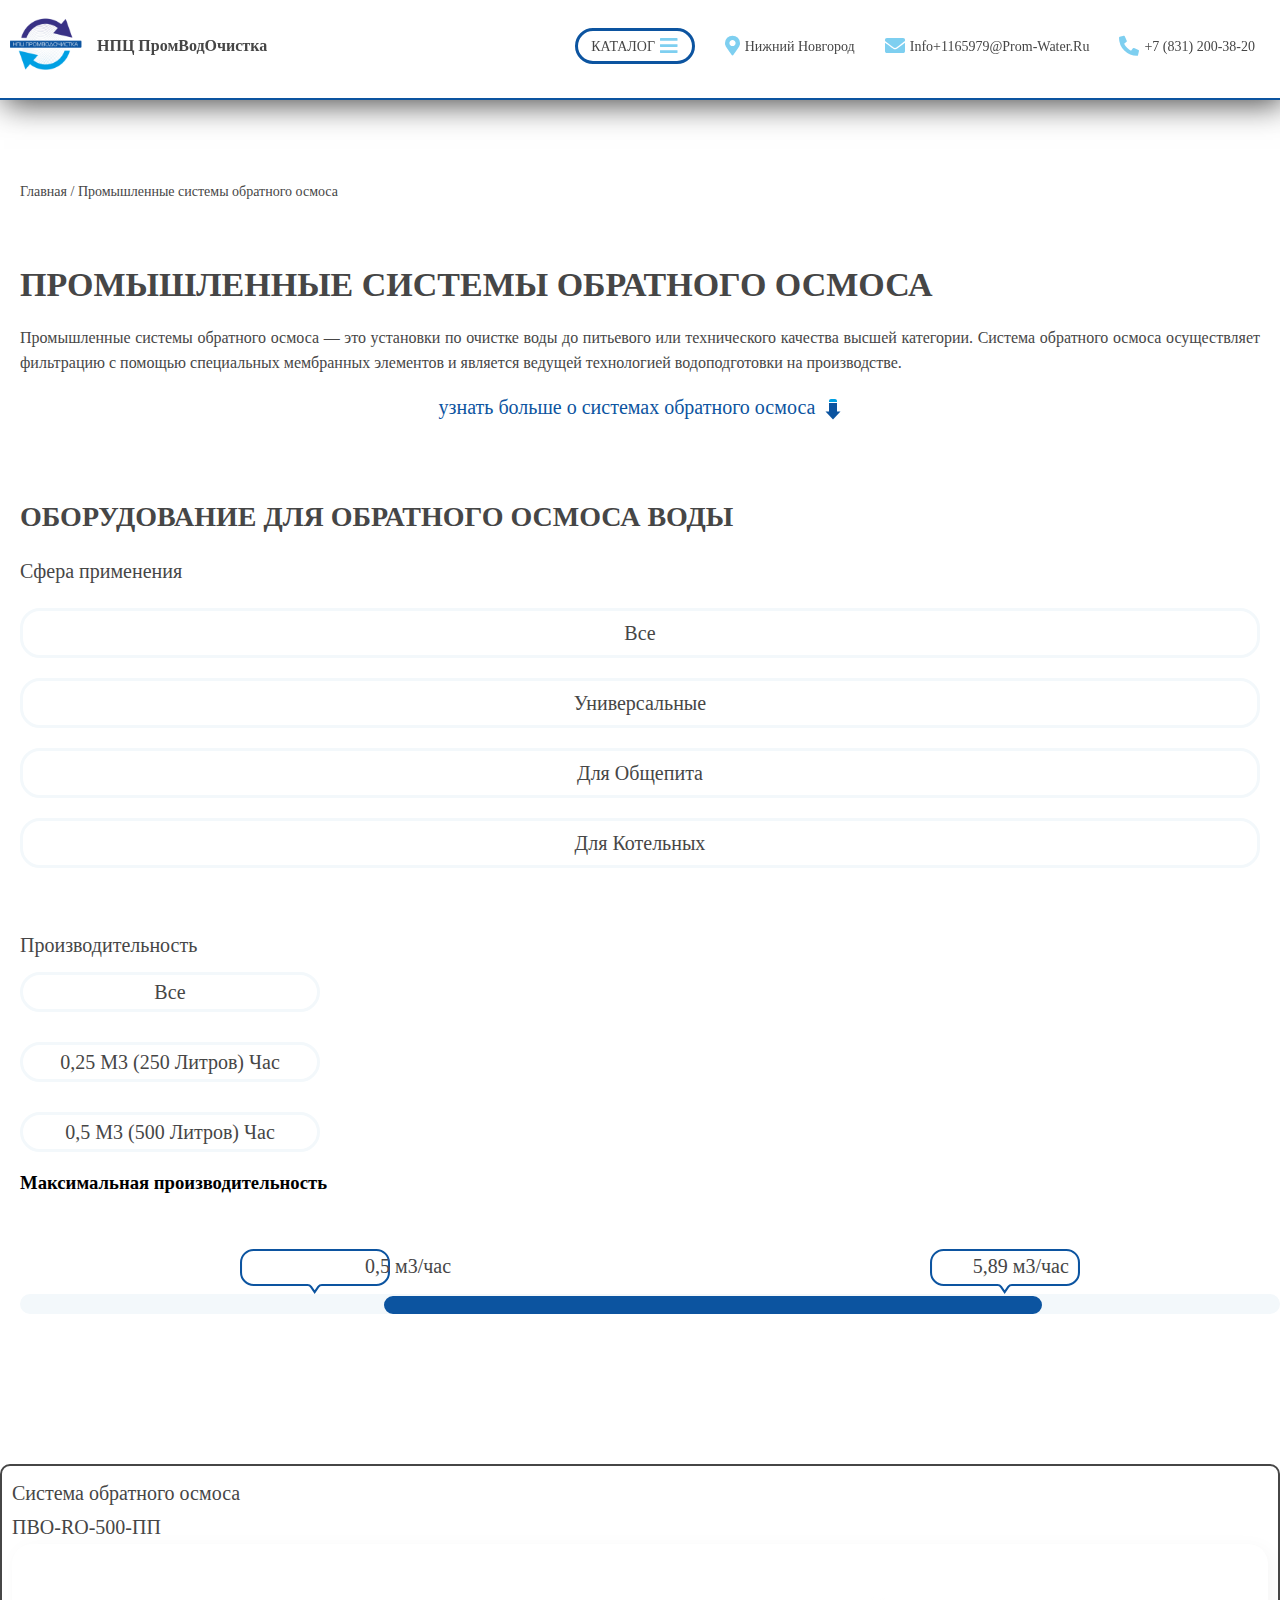
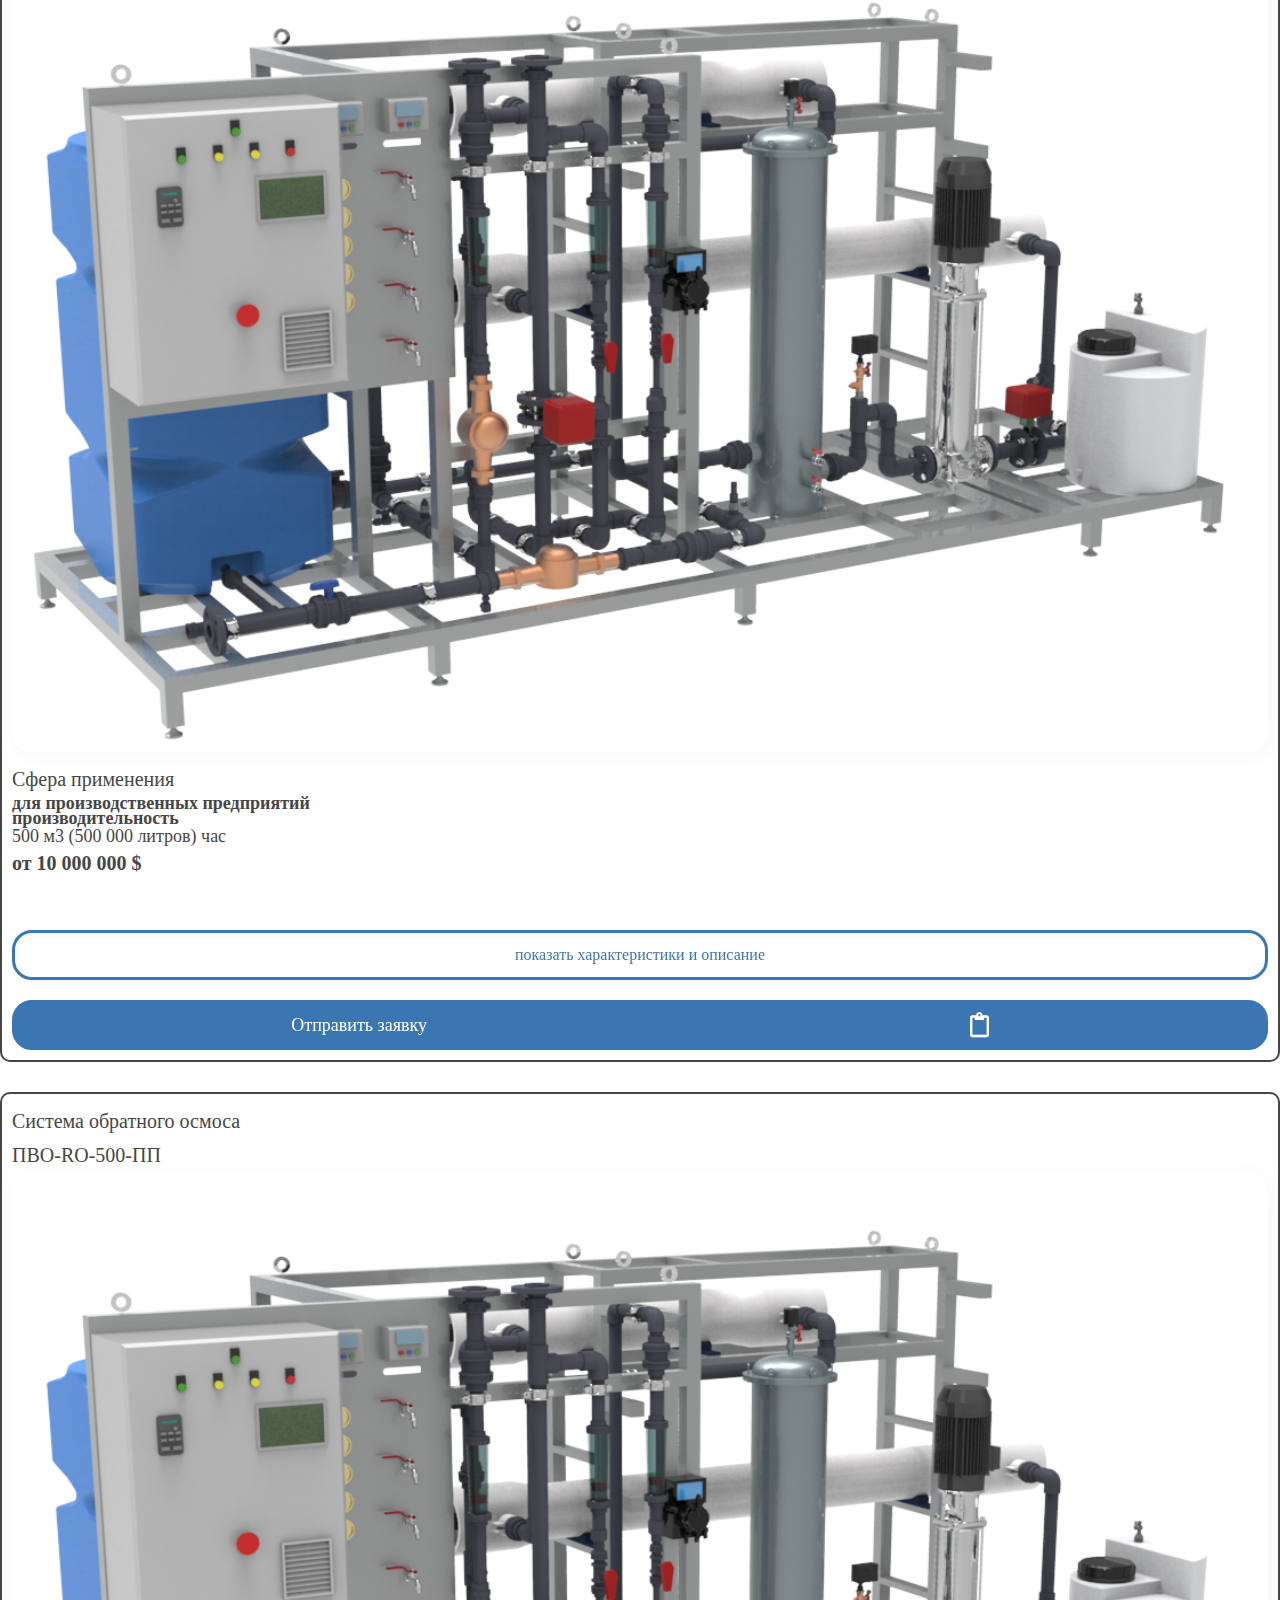
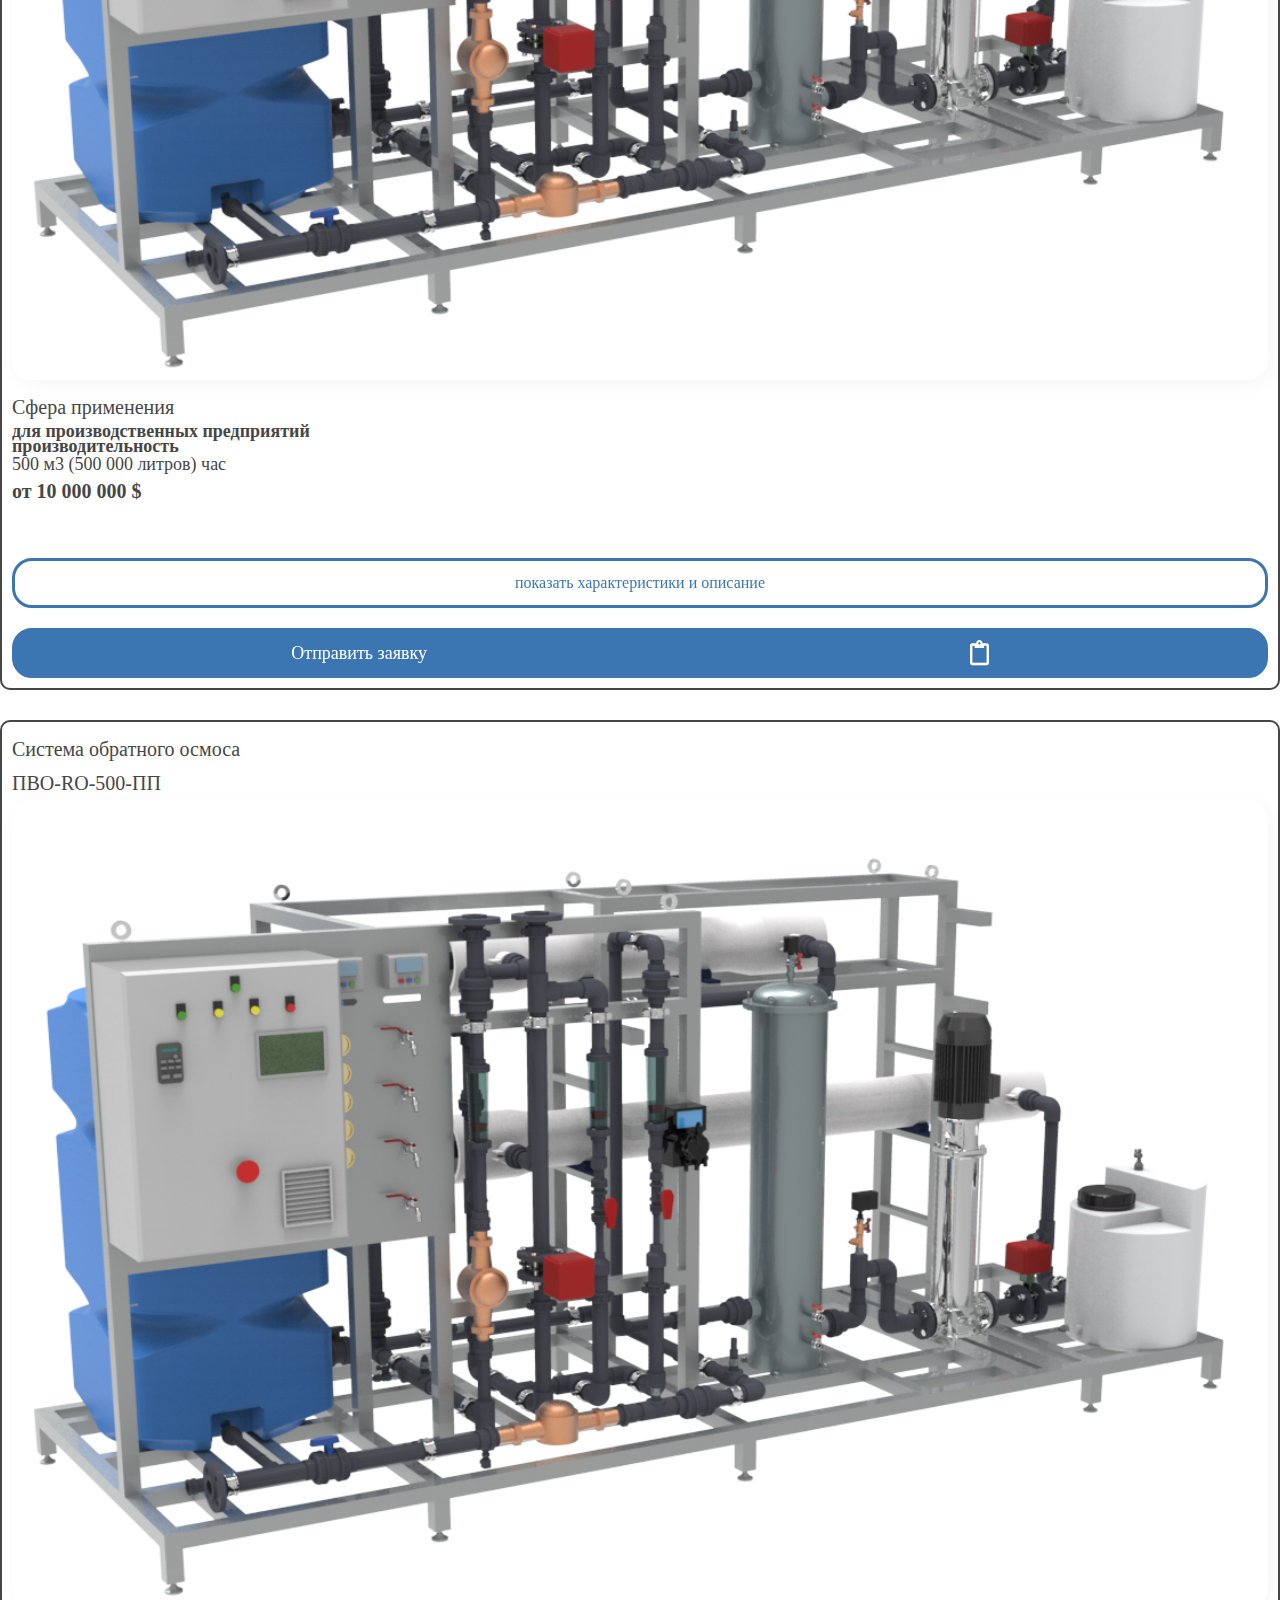
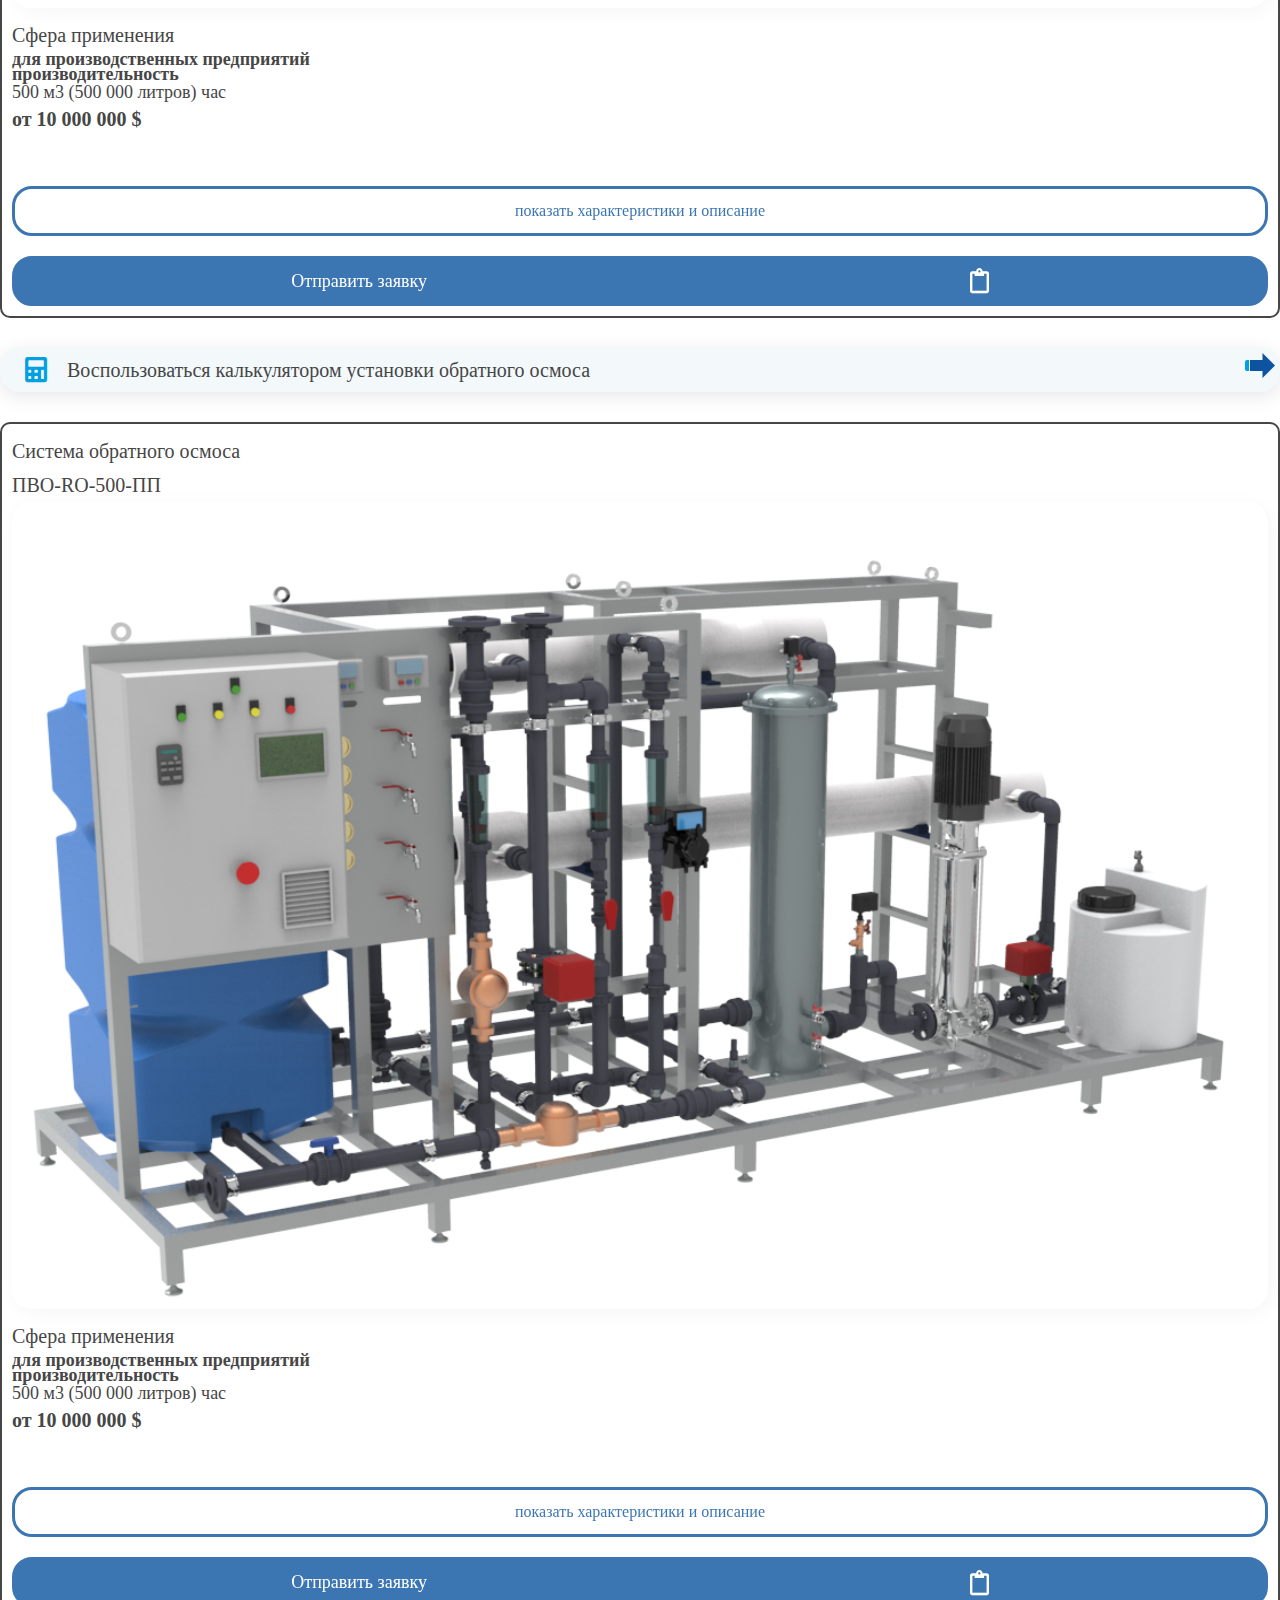
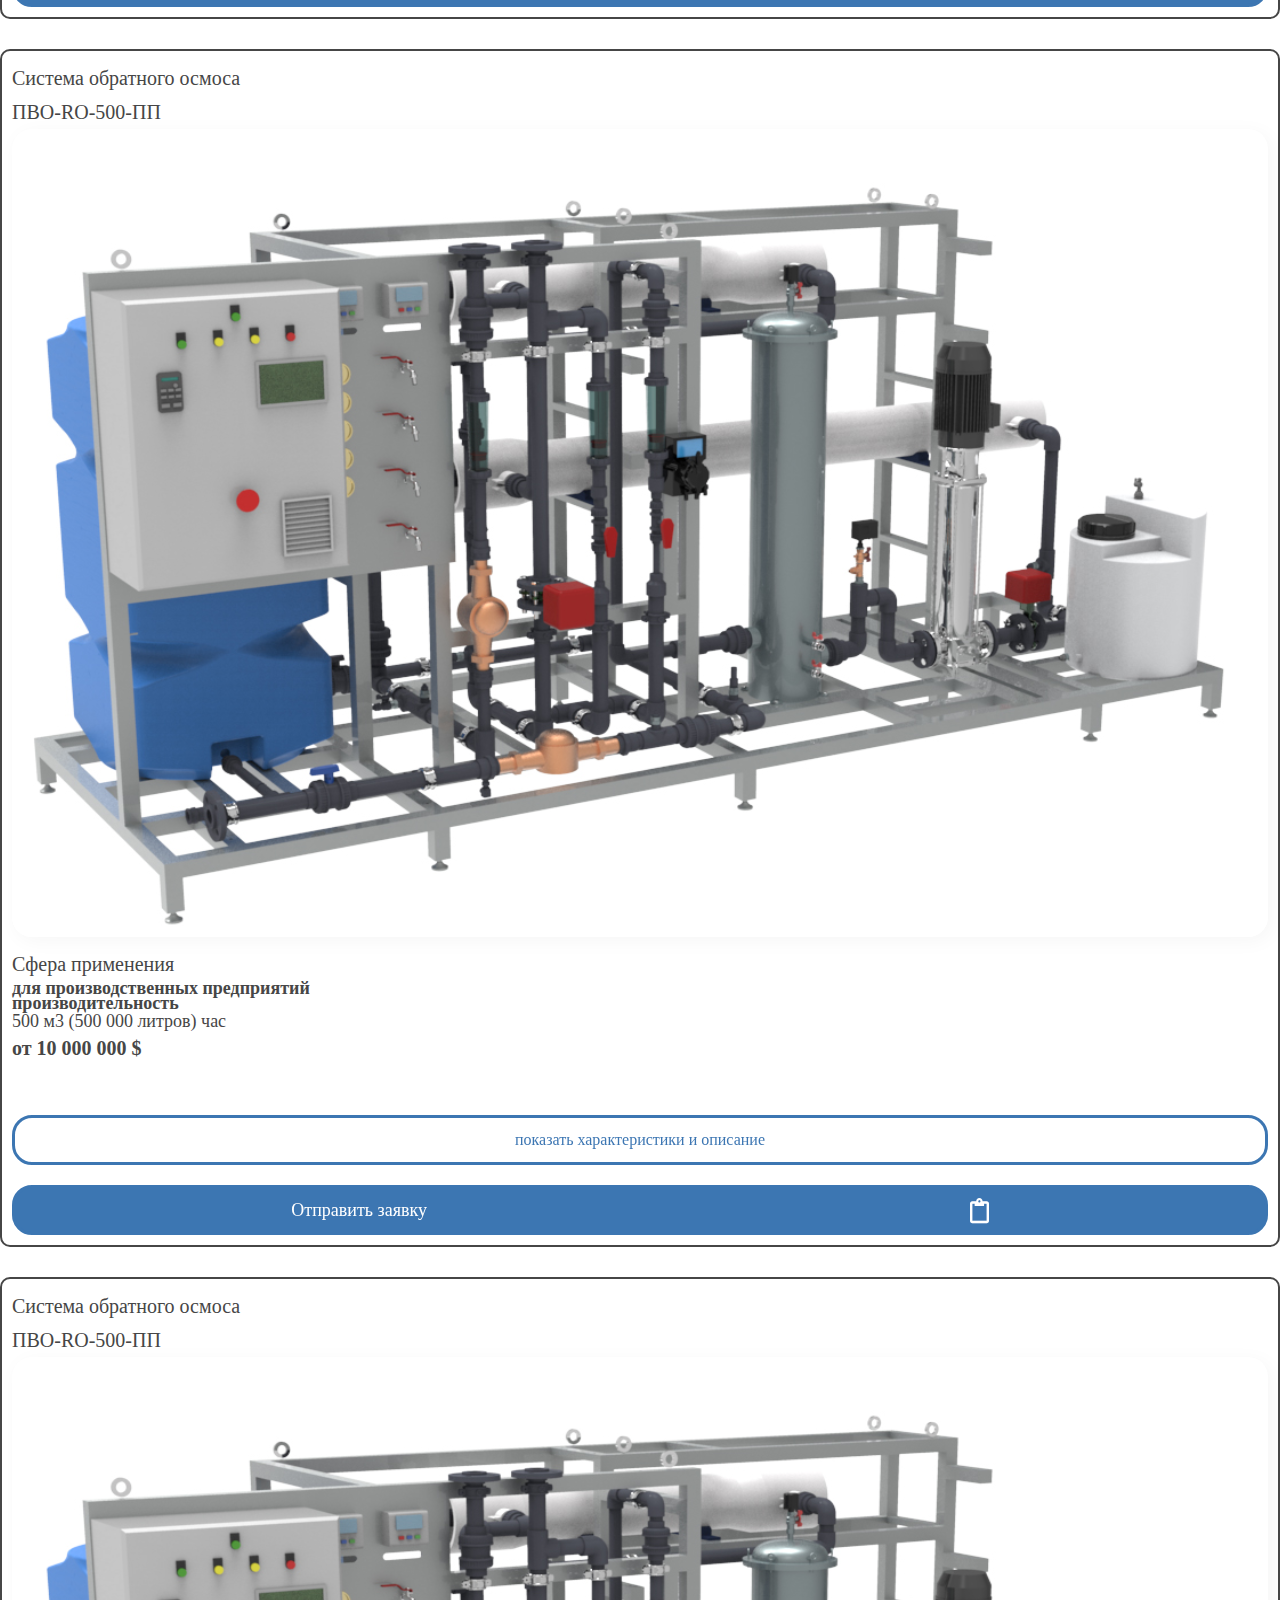
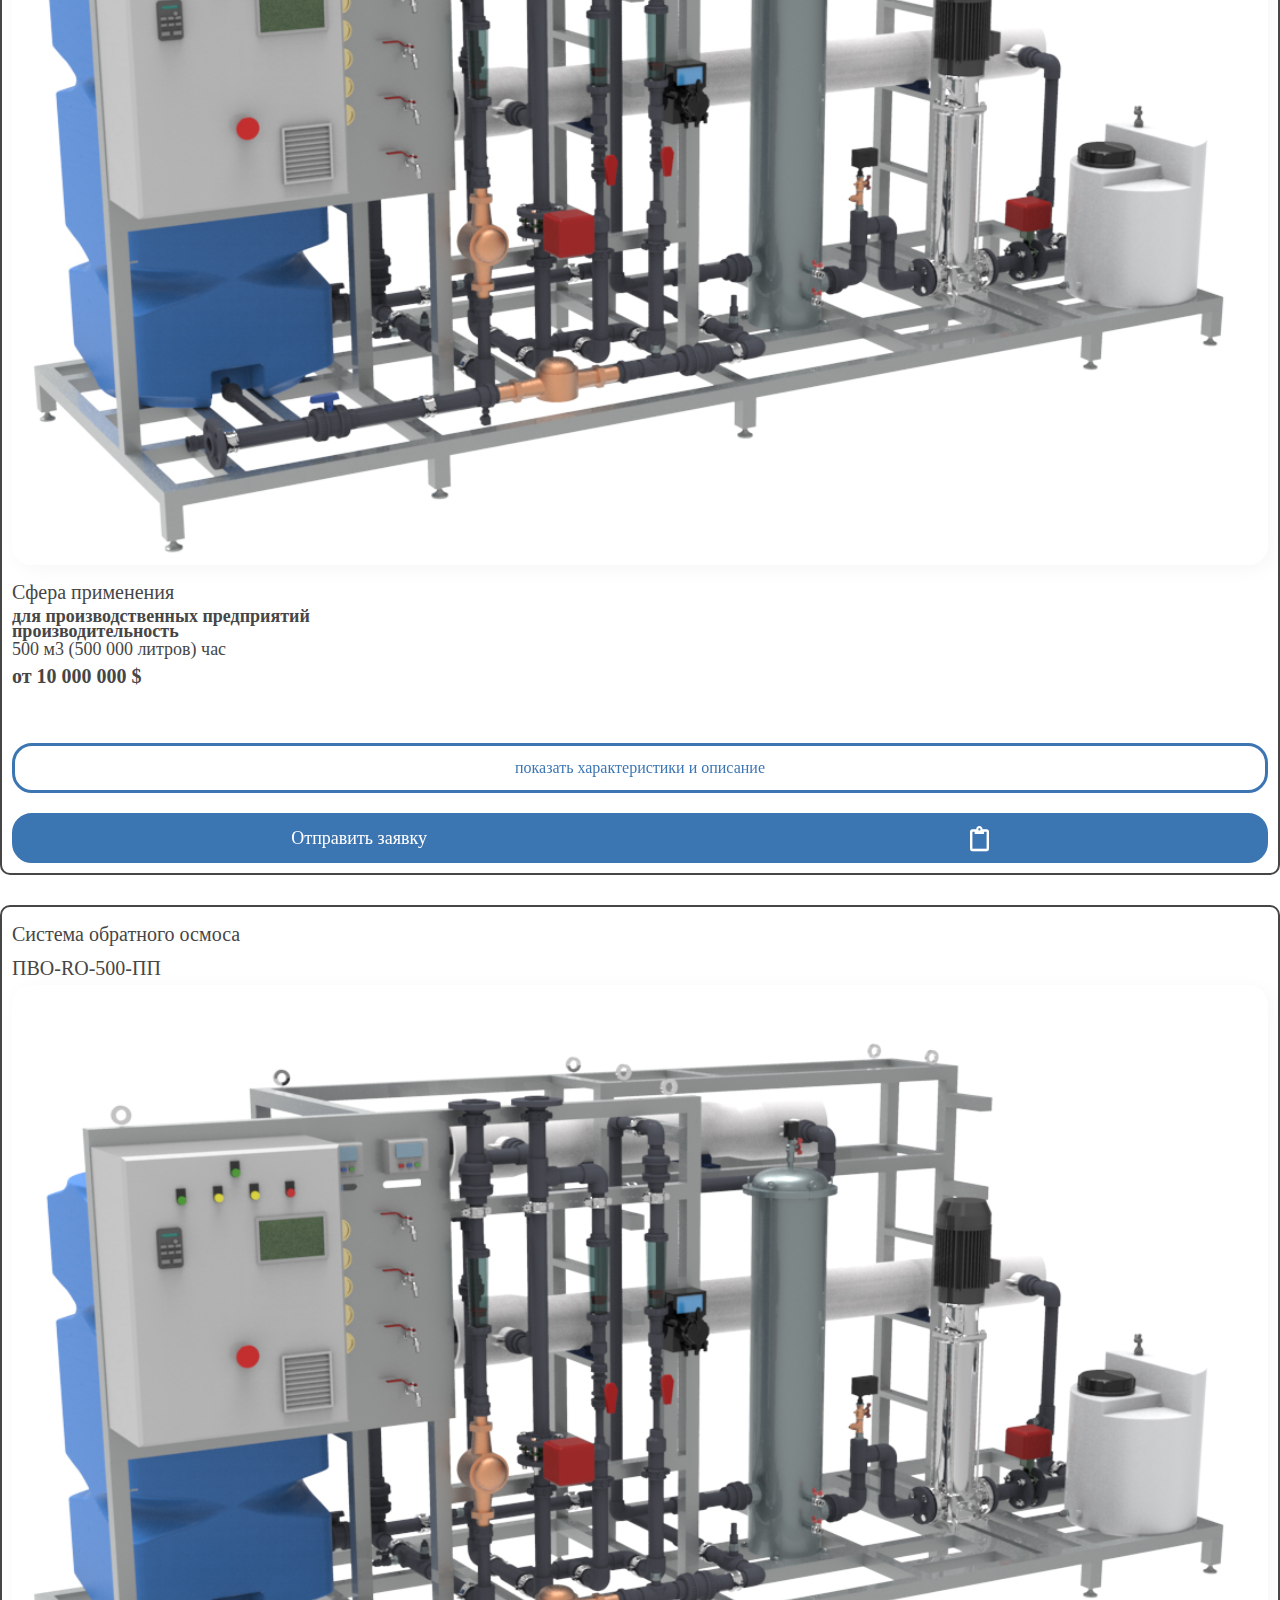
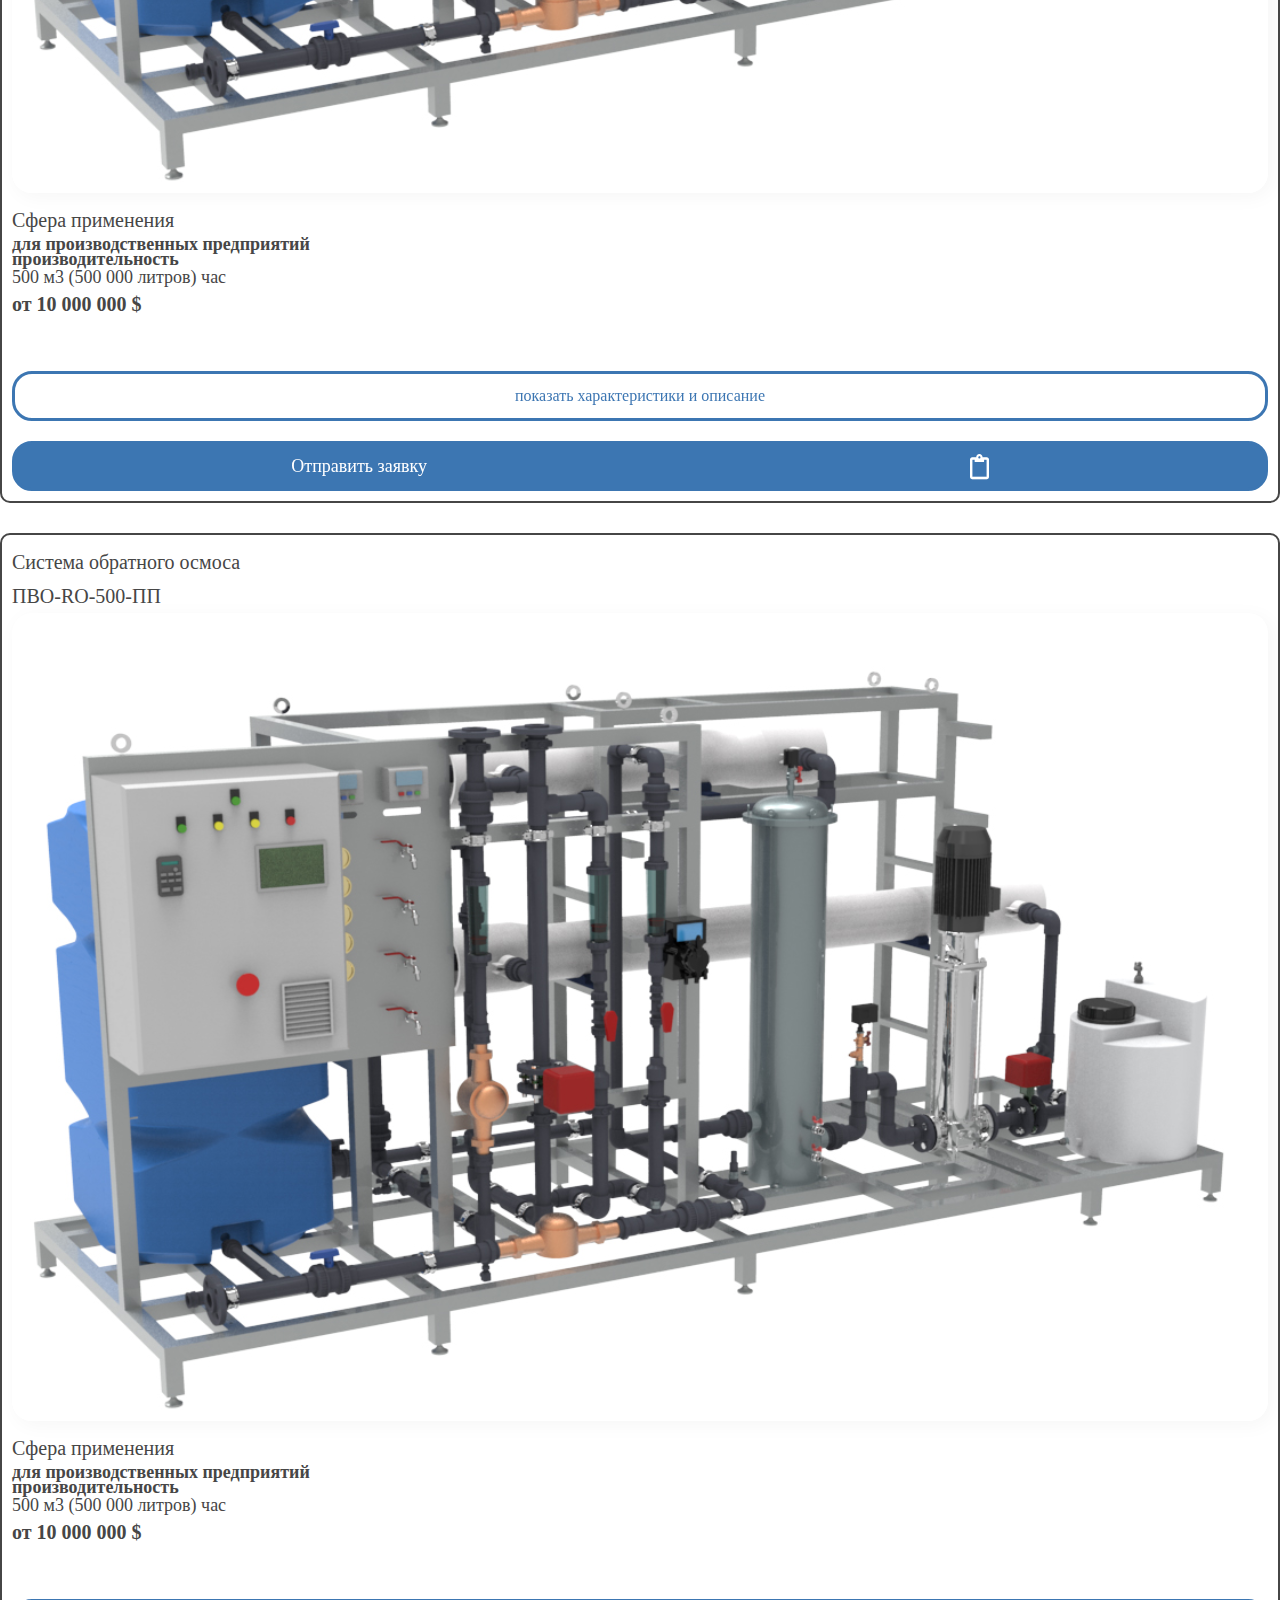
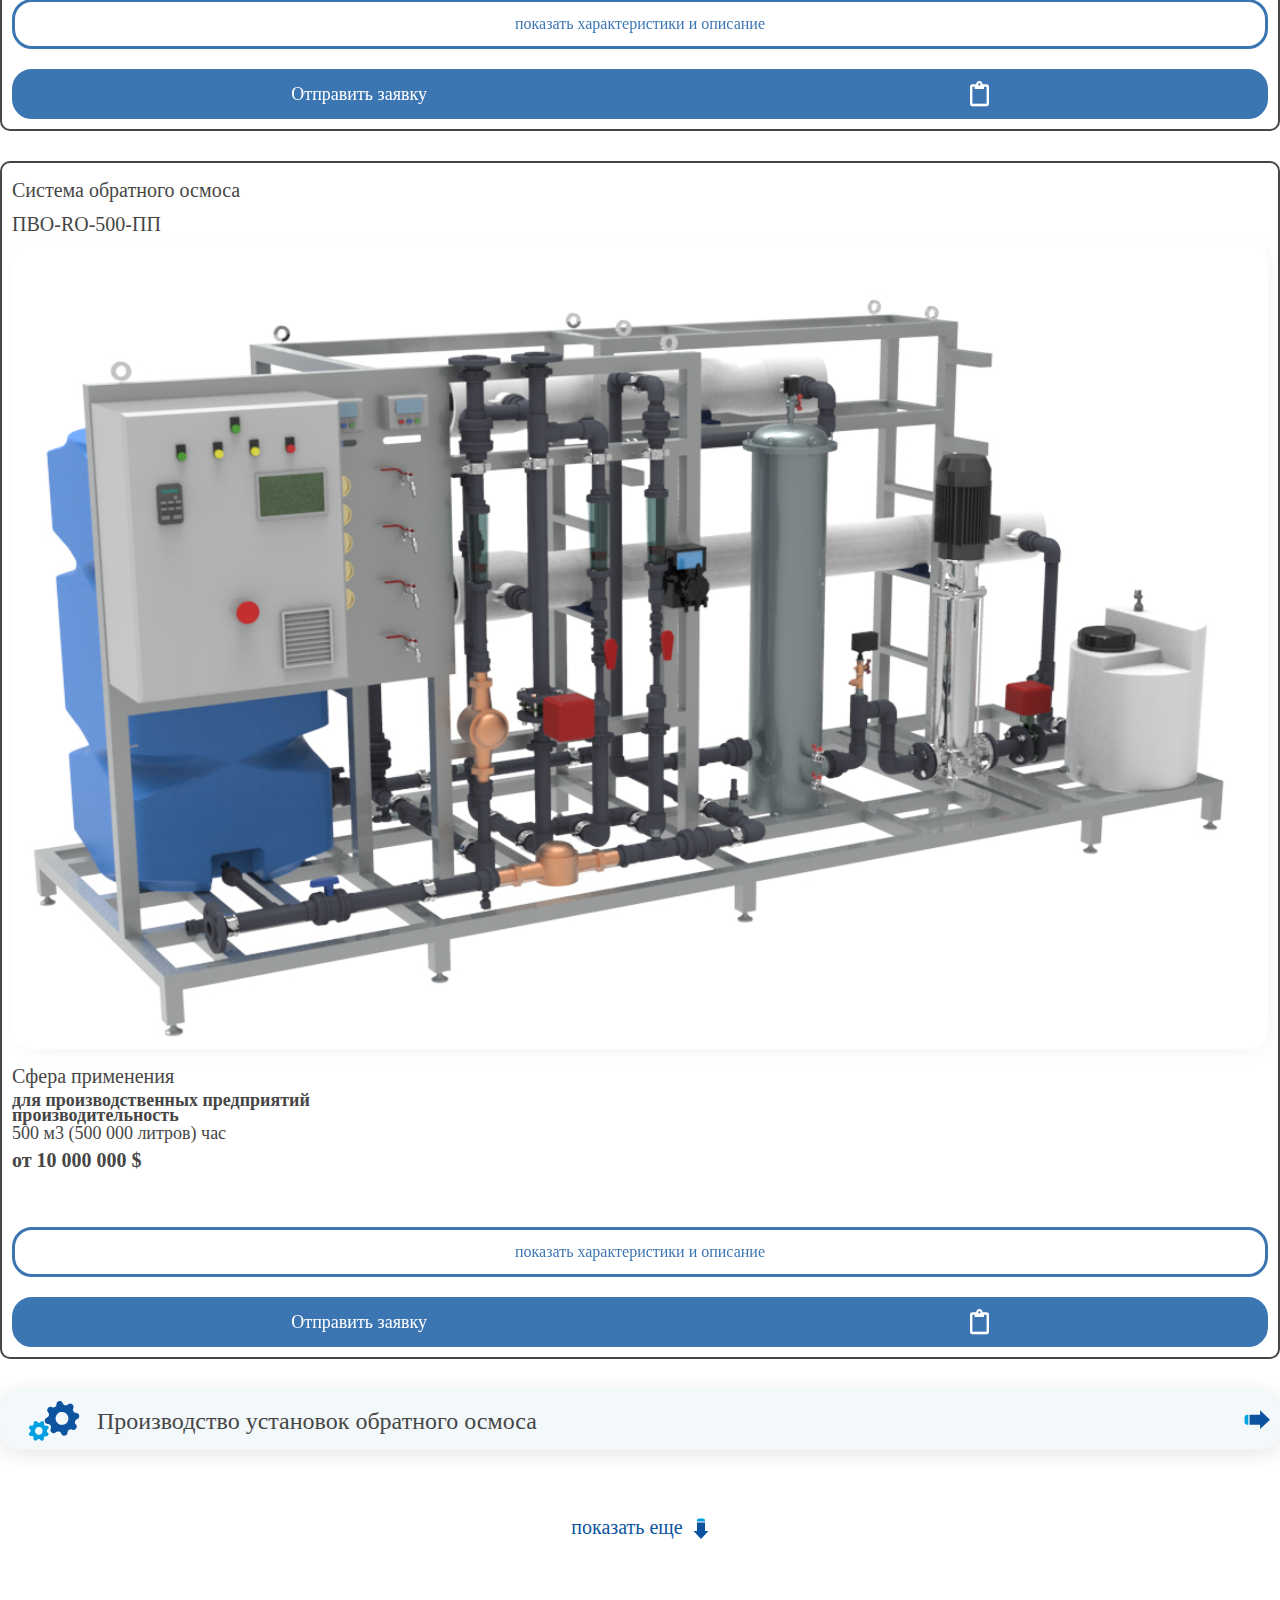
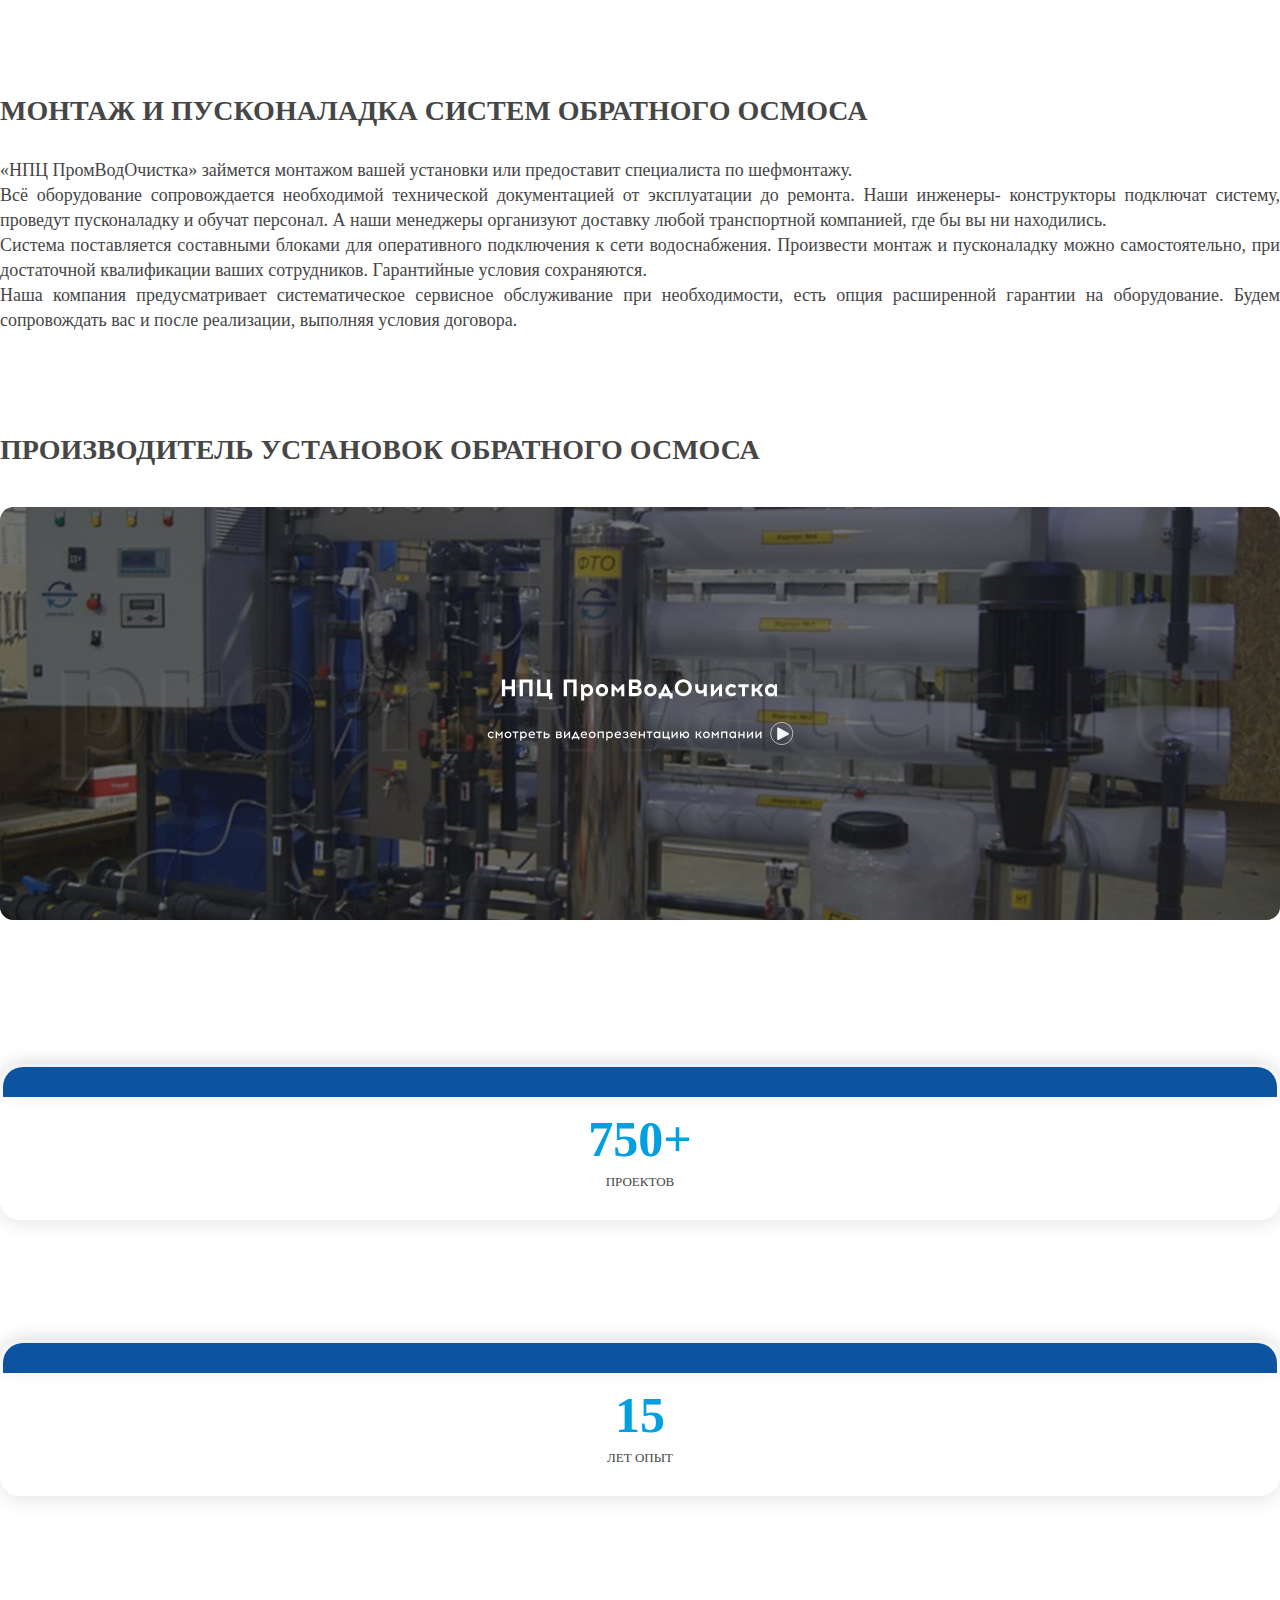
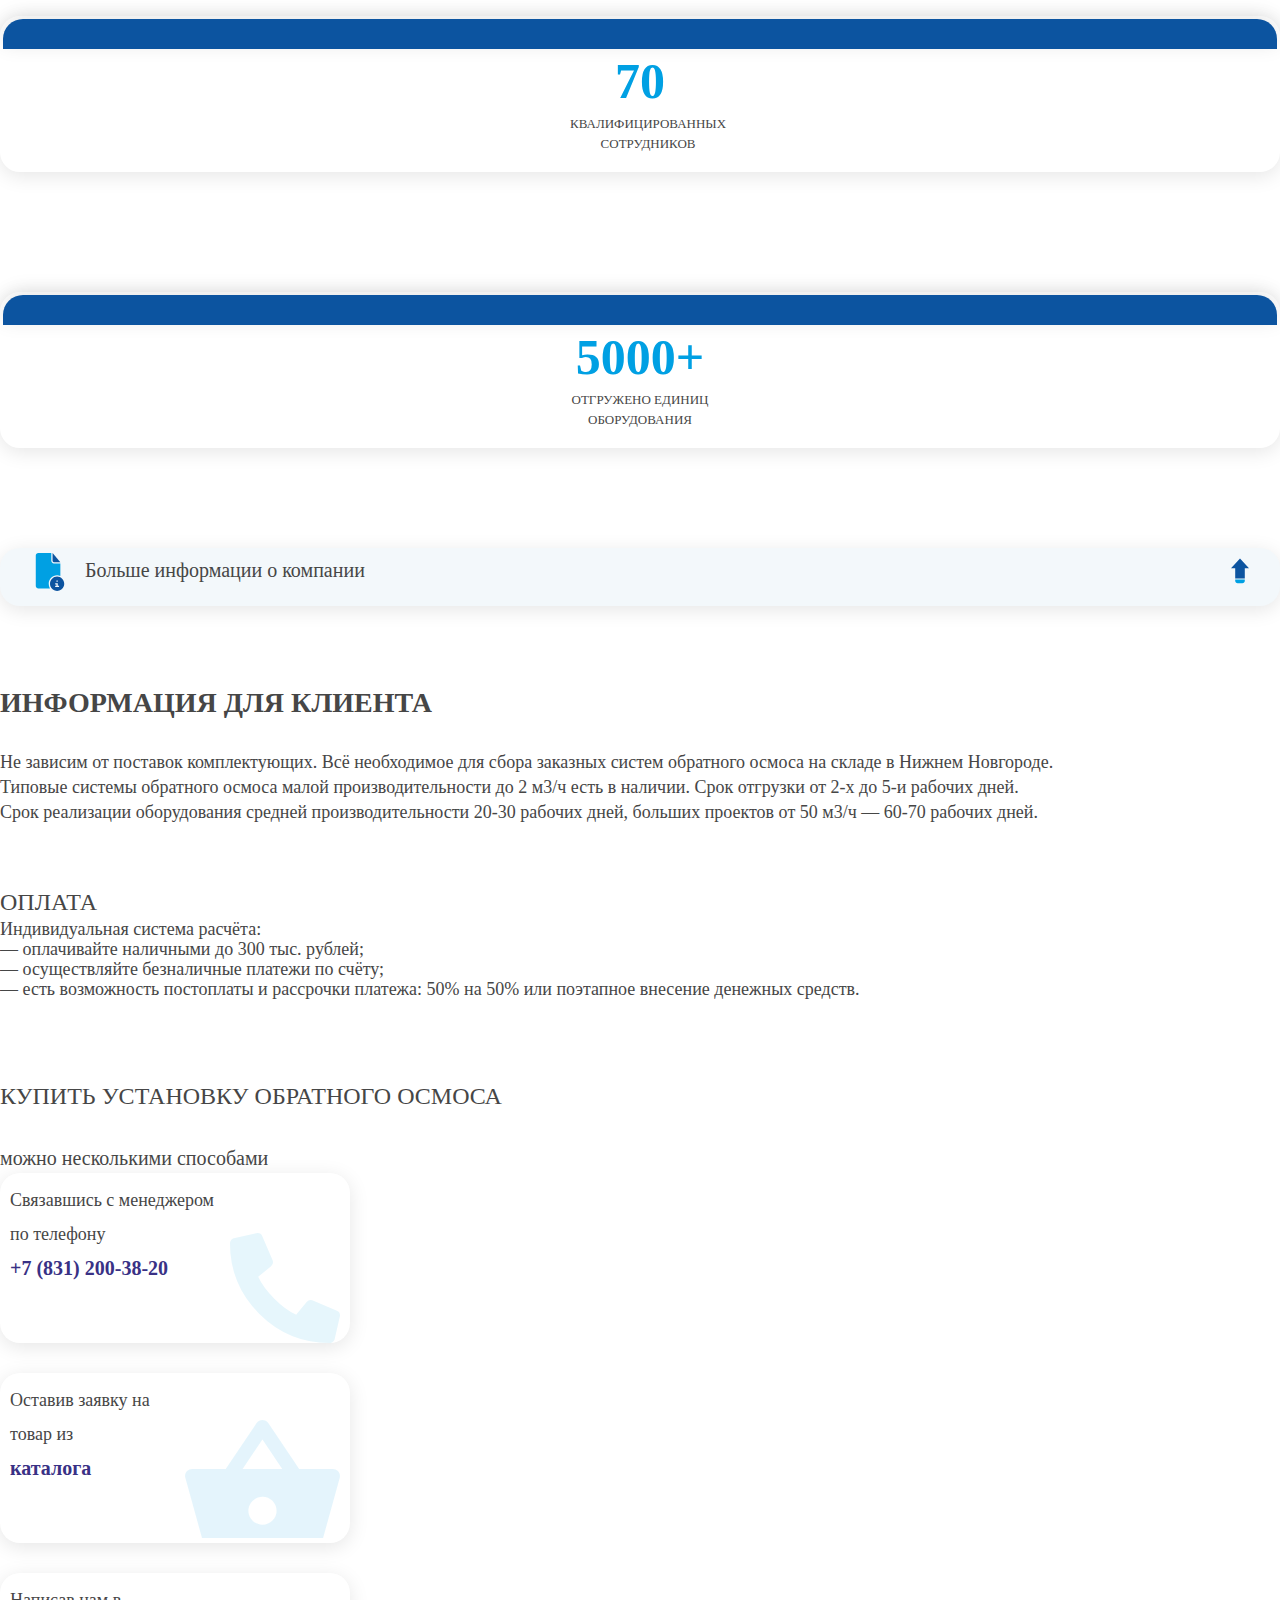
<file: index.html>
<!DOCTYPE html>
<html lang="en">
<head>
    <meta charset="UTF-8">
    <meta http-equiv="X-UA-Compatible" content="IE=edge">
    <meta name="viewport" content="width=device-width, initial-scale=1.0">
    <link href="https://cdn.jsdelivr.net/npm/bootstrap@5.0.2/dist/css/bootstrap.min.css" rel="stylesheet" integrity="sha384-EVSTQN3/azprG1Anm3QDgpJLIm9Nao0Yz1ztcQTwFspd3yD65VohhpuuCOmLASjC" crossorigin="anonymous">
    <script src="https://cdn.jsdelivr.net/npm/bootstrap@5.0.2/dist/js/bootstrap.bundle.min.js" integrity="sha384-MrcW6ZMFYlzcLA8Nl+NtUVF0sA7MsXsP1UyJoMp4YLEuNSfAP+JcXn/tWtIaxVXM" crossorigin="anonymous"></script>
    <link rel="stylesheet" href="fontawesome-pro-5.12.0-web/fontawesome-pro-5.12.0-web/css/all.min.css">
    <link rel="stylesheet" href="css/main.css">
    <title>Document</title>
</head>
<body>
    <header class="site__header">
        <div class="container">
            <div class="row">
                <nav class="site__nav">
                    <div class="site__nav-logo">
                        <div class="logo">
                            <a class="img" href="#"><img src="images/Лого 1.svg" alt=""></a>
                            <a class="img__text" href="#">НПЦ ПромВодОчистка</a>
                        </div>

                        <div class="site__nav-link">
                            <ul>
                                <li class="local" id="local">
                                    <a class="logo_bars" href="index2.html"> 
                                        КАТАЛОГ <i class="fas fa-bars"></i>
                                    </a> 
                                </li>

                                <li class="local">
                                    <a href="location.html"> <i class="fas fa-map-marker-alt"></i> нижний Новгород </a>
                                </li>
                                <li class="local">
                                    <a href="#"><i class="fas fa-envelope"></i> info+1165979@prom-water.ru </a>
                                </li>
                                <li class="local">
                                    <a href="#"><i class="fas fa-phone-alt"></i> +7 (831) 200-38-20</a>
                                </li>
                            </ul>
                        </div>             

                        <button class="bars__button"><i class="fa fa-bars"></i></button>
                    </div>
                </nav>
            </div>
        </div>
    </header>

    <main class="site__main">
        <div class="container">
            <div class="row">
                <div class="col-lg-12">
                    <div class="site__main-text">
                        <p>
                            Главная / Промышленные системы обратного осмоса
                        </p>

                        <h1>Промышленные системы обратного осмоса</h1>
                        
                        <h3>
                            Промышленные системы обратного осмоса — это установки по 
                            очистке воды до питьевого или технического качества высшей 
                            категории. Система обратного осмоса осуществляет фильтрацию с 
                            помощью специальных мембранных элементов и является ведущей 
                            технологией водоподготовки на производстве.
                        </h3>

                        <a href="#">
                            узнать больше о системах обратного осмоса 
                            <img src="images/forward-right-arrow-button_icon-icons.com_72748 3.svg" alt="">
                        </a>
                    </div>
                </div>
                
                <div class="col-lg-12">
                    <div class="site__main-ocmoca">
                        <h3>Оборудование для обратного осмоса воды</h3>

                        <h2>Сфера применения</h2>
                    </div>
                </div>

                <div class="col-lg-3">
                    <div class="site__main-and">
                         <button>все</button>
                    </div>
                </div>
                
                <div class="col-lg-3">
                    <div class="site__main-and">
                        <button>универсальные</button>
                    </div>
                </div>
    
                <div class="col-lg-3">
                    <div class="site__main-and">
                         <button>Для общепита</button>
                    </div>
                </div>
    
                <div class="col-lg-3">
                    <div class="site__main-and">
                        <button>Для котельных</button>
                    </div>
                </div>

                <div class="col-lg-12">
                    <div class="site__main-Performance">
                        <h2>Производительность</h2>
                    </div>
                </div>

                <div class="col-lg-4">
                    <div class="site__main-performanceText">
                        <button class="hammasi">все</button>
                    </div>
                </div>

                <div class="col-lg-4">
                    <div class="site__main-performanceText">
                        <button class="hammasi">0,25 м3 (250 литров) час</button>
                    </div>
                </div>

                <div class="col-lg-4">
                    <div class="site__main-performanceText">
                        <button class="hammasi">0,5 м3 (500 литров) час</button>
                    </div>
                </div>

                <div class="col-lg-12">
                    <div class="site__main-min">
                         <h3>Максимальная производительность</h3>
                    </div>
                </div>

                <div class="col-lg-12">
                    <div class="site__main-max">
                        <div class="site__main-maximal">
                            <img src="images/Rectangle 299 (1).svg" alt="">
                            <h4>0,5 м3/час</h4>
                        </div>
                        <div class="site__main-minimal">
                            <img src="images/Rectangle 299 (1).svg" alt="">
                            <h4>5,89 м3/час</h4>
                        </div>
                    </div>
                </div>
            </div>
        </div>
    </main>

    <section class="site__section">
        <div class="container">
            <div class="row">
                <div class="col-lg-4">
                    <div class="site__section-RO-55">
                           <h3>
                              Система обратного осмоса <br>
                              ПВО-RO-500-ПП
                           </h3>
                            <img src="images/image 3.svg"  alt="">

                            <h4>Сфера применения</h4>
                            <p>
                                Для производственных предприятий
                            </p>

                            <p>
                                Производительность
                            </p>
                            <h5>500 м3 (500 000 литров) час</h5>

                             <h6>от 10 000 000 $ </h6>

                             <button class="site__button1">
                                показать характеристики и описание
                            </button>

                            <button class="site__button2">Отправить заявку <i class="far fa-clipboard"></i></button>
                    </div>
                </div>

                <div class="col-lg-4">
                    <div class="site__section-RO-55">
                           <h3>
                              Система обратного осмоса <br>
                              ПВО-RO-500-ПП
                           </h3>
                            <img src="images/image 3.svg"  alt="">

                            <h4>Сфера применения</h4>
                            <p>
                                Для производственных предприятий
                            </p>

                            <p>
                                Производительность
                            </p>
                            <h5>500 м3 (500 000 литров) час</h5>

                             <h6>от 10 000 000 $ </h6>

                             <button class="site__button1">
                                показать характеристики и описание
                            </button>

                            <button class="site__button2">Отправить заявку <i class="far fa-clipboard"></i></button>
                    </div>
                </div>

                <div class="col-lg-4">
                    <div class="site__section-RO-55">
                           <h3>
                              Система обратного осмоса <br>
                              ПВО-RO-500-ПП
                           </h3>
                            <img src="images/image 3.svg"  alt="">

                            <h4>Сфера применения</h4>
                            <p>
                                Для производственных предприятий
                            </p>

                            <p>
                                Производительность
                            </p>
                            <h5>500 м3 (500 000 литров) час</h5>

                             <h6>от 10 000 000  $ </h6>

                             <button class="site__button1">
                                показать характеристики и описание
                            </button>

                            <button class="site__button2">Отправить заявку <i class="far fa-clipboard"></i></button>
                    </div>
                </div>

                <div class="col-lg-12">
                    <div class="site__section-calc">
                        <div class="calc1">
                            <i class="fas fa-calculator"></i>
                            <a href="index3.html">Воспользоваться калькулятором установки обратного осмоса</a>
                            <p></p>
                        </div>
                        <div class="calc2">
                            <a href="index3.html"><img src="images/Group 289.svg" alt=""></a>
                        </div>
                    </div>
                </div>

                <div class="col-lg-4">
                    <div class="site__section-RO-55">
                           <h3>
                              Система обратного осмоса <br>
                              ПВО-RO-500-ПП
                           </h3>
                            <img src="images/image 3.svg"  alt="">

                            <h4>Сфера применения</h4>
                            <p>
                                Для производственных предприятий
                            </p>

                            <p>
                                Производительность
                            </p>
                            <h5>500 м3 (500 000 литров) час</h5>

                             <h6>от 10 000 000  $ </h6>

                             <button class="site__button1">
                                показать характеристики и описание
                            </button>

                            <button class="site__button2">Отправить заявку <i class="far fa-clipboard"></i></button>
                    </div>
                </div>

                <div class="col-lg-4">
                    <div class="site__section-RO-55">
                           <h3>
                              Система обратного осмоса <br>
                              ПВО-RO-500-ПП
                           </h3>
                            <img src="images/image 3.svg"  alt="">

                            <h4>Сфера применения</h4>
                            <p>
                                Для производственных предприятий
                            </p>

                            <p>
                                Производительность
                            </p>
                            <h5>500 м3 (500 000 литров) час</h5>

                             <h6>от 10 000 000  $ </h6>

                             <button class="site__button1">
                                показать характеристики и описание
                            </button>

                            <button class="site__button2">Отправить заявку <i class="far fa-clipboard"></i></button>
                    </div>
                </div>


                <div class="col-lg-4">
                    <div class="site__section-RO-55">
                           <h3>
                              Система обратного осмоса <br>
                              ПВО-RO-500-ПП
                           </h3>
                            <img src="images/image 3.svg"  alt="">

                            <h4>Сфера применения</h4>
                            <p>
                                Для производственных предприятий
                            </p>

                            <p>
                                Производительность
                            </p>
                            <h5>500 м3 (500 000 литров) час</h5>

                             <h6>от 10 000 000  $ </h6>

                             <button class="site__button1">
                                показать характеристики и описание
                            </button>

                            <button class="site__button2">Отправить заявку <i class="far fa-clipboard"></i></button>
                    </div>
                </div>



                <div class="col-lg-4">
                    <div class="site__section-RO-55">
                           <h3>
                              Система обратного осмоса <br>
                              ПВО-RO-500-ПП
                           </h3>
                            <img src="images/image 3.svg"  alt="">

                            <h4>Сфера применения</h4>
                            <p>
                                Для производственных предприятий
                            </p>

                            <p>
                                Производительность
                            </p>
                            <h5>500 м3 (500 000 литров) час</h5>

                             <h6>от 10 000 000  $ </h6>

                             <button class="site__button1">
                                показать характеристики и описание
                            </button>

                            <button class="site__button2">Отправить заявку <i class="far fa-clipboard"></i></button>
                    </div>
                </div>


                <div class="col-lg-4">
                    <div class="site__section-RO-55">
                           <h3>
                              Система обратного осмоса <br>
                              ПВО-RO-500-ПП
                           </h3>
                            <img src="images/image 3.svg"  alt="">

                            <h4>Сфера применения</h4>
                            <p>
                                Для производственных предприятий
                            </p>

                            <p>
                                Производительность
                            </p>
                            <h5>500 м3 (500 000 литров) час</h5>

                             <h6>от 10 000 000  $ </h6>

                             <button class="site__button1">
                                показать характеристики и описание
                            </button>

                            <button class="site__button2">Отправить заявку <i class="far fa-clipboard"></i></button>
                    </div>
                </div>


                <div class="col-lg-4">
                    <div class="site__section-RO-55">
                           <h3>
                              Система обратного осмоса <br>
                              ПВО-RO-500-ПП
                           </h3>
                            <img src="images/image 3.svg"  alt="">

                            <h4>Сфера применения</h4>
                            <p>
                                Для производственных предприятий
                            </p>

                            <p>
                                Производительность
                            </p>
                            <h5>500 м3 (500 000 литров) час</h5>

                             <h6>от 10 000 000  $ </h6>

                             <button class="site__button1">
                                показать характеристики и описание
                            </button>

                            <button class="site__button2">Отправить заявку <i class="far fa-clipboard"></i></button>
                    </div>
                </div>

                <div class="col-lg-12">
                    <div class="text310">
                        <div class="text311">
                            <img src="images/Group 230.svg" alt="">
                            <a href="#">Производство установок обратного осмоса</a>
                        </div>
                        <div class="text312">
                            <a href="#"><img src="images/forward-right-arrow-button_icon-icons.com_72748 3 (1).svg" alt=""></a>
                        </div>
                    </div>

                    <div class="text313">
                        <a href="#">показать еще </a>
                        <img src="images/forward-right-arrow-button_icon-icons.com_72748 3.svg" alt="">
                    </div>
                </div>


                <div class="col-lg-12">
                    <div class="site__section-montaj">
                        <h2>Монтаж и пусконаладка систем обратного осмоса</h2>
                        <p>
                            «НПЦ ПромВодОчистка» займется монтажом вашей установки или 
                            предоставит специалиста по шефмонтажу.
                        </p>
                        <p>
                            Всё оборудование сопровождается необходимой технической 
                            документацией от эксплуатации до ремонта. Наши инженеры-
                            конструкторы подключат систему, проведут пусконаладку и обучат 
                            персонал. А наши менеджеры организуют доставку любой транспортной 
                            компанией, где бы вы ни находились.
                        </p>
                        <p>
                            Система поставляется составными блоками для оперативного 
                            подключения к сети водоснабжения. Произвести монтаж и пусконаладку 
                            можно самостоятельно, при достаточной квалификации ваших 
                            сотрудников. Гарантийные условия сохраняются.
                        </p>
                        <p>
                            Наша компания предусматривает систематическое сервисное 
                            обслуживание при необходимости, есть опция расширенной 
                            гарантии на оборудование. Будем сопровождать вас 
                            и после реализации, выполняя условия договора.
                        </p>
                    </div>
                    <div class="site__section-updating">
                        <h2>Производитель установок обратного осмоса</h2>
                        <a href="#"><img src="images/Group 371.svg" alt=""></a>
                    </div>
                </div>

                <div class="col-lg-3">
                    <div class="box1"></div>
                    <div class="site__section-proektov">
                        <div class="blue"></div>
                        <button class="proektButton">
                           <a href="#">
                            750+ <br>
                            <span>проектов</span>
                           </a>
                        </button>
                    </div>
                </div>

                <div class="col-lg-3">
                     <div class="box1"></div>
                    <div class="site__section-proektov">
                        <div class="blue"></div>
                        <button class="proektButton">
                            <a href="#">
                                15 <br>
                            <span>лет опыт</span>
                            </a>
                        </button>
                    </div>
                </div>

                <div class="col-lg-3">
                    <div class="box1"></div>
                    <div class="site__section-proektov">
                        <div class="blue"></div>
                        <button class="proektButton">
                            <a href="#">
                                70 <br>
                            <span>
                                квалифицированных <br>
                                сотрудников 
                            </span>
                            </a>
                        </button>
                    </div>
                </div>

                <div class="col-lg-3">
                    <div class="box1"></div>
                    <div class="site__section-proektov">
                        <div class="blue"></div>
                        <button class="proektButton">
                           <a href="#">
                            5000+ <br>
                            <span>
                                отгружено единиц оборудования
                            </span>
                           </a>
                        </button>
                    </div>
                </div>


                <div class="col-lg-12">
                   <div class="text319">
                    <div class="text320">
                        <a href="#">
                            <img src="images/Group.svg" alt="">
                        </a>
                        <a href="#">Больше информации о компании</a>
                    </div>
                    <div class="text321">
                        <a href="#">
                            <img src="images/forward-right-arrow-button_icon-icons.com_72748 3 (1).svg" alt="">
                        </a>
                    </div>
                   </div>
                </div>
            </div>
        </div>
    </section>


    <section class="site__section-klent">
        <div class="container">
            <div class="row">
                <div class="col-lg-12">
                    <div class="site__section-klent1">
                        <h2>
                            Информация для клиента
                        </h2>

                        <p>
                            Не зависим от поставок комплектующих. Всё необходимое для сбора заказных систем обратного осмоса на складе в Нижнем Новгороде.
                        </p>
                        <p>
                            Типовые системы обратного осмоса малой производительности 
                            до 2 м3/ч есть в наличии. Срок отгрузки от 2-х до 5-и рабочих 
                            дней.
                        </p>
                        <p>
                            Срок реализации оборудования средней 
                            производительности 20-30 рабочих дней, 
                            больших проектов от 50 м3/ч — 60-70 рабочих дней.
                        </p>
                    </div>
                </div>
                <div class="col-lg-12">
                    <div class="site__section-oplata">
                        <h3>Оплата</h3>
                        <p>
                            Индивидуальная система расчёта:
                        </p>
                        <p>
                            — оплачивайте наличными до 300 тыс. рублей;
                        </p>
                        <p>
                            — осуществляйте безналичные платежи по счёту;
                        </p>
                        <p>
                            — есть возможность постоплаты и рассрочки платежа: 
                            50% на 50% или поэтапное внесение денежных средств.
                        </p>
                    </div>
                </div>
                <div class="col-lg-12">
                    <div class="site__section-kupit">
                        <h3>Купить установку обратного осмоса </h3>
                        <p>
                            можно несколькими способами
                        </p>
                    </div>
                </div>

                <div class="col-lg-4">
                    <div class="site__section-call">
                         <div class="call1">
                            <p>
                                Cвязавшись с менеджером по телефону
                            </p>
                            <a href="#"> +7 (831) 200-38-20</a>
                         </div>

                         <div class="call2">
                             <a href="#"><i class="fas fa-phone-alt"></i></a>
                         </div>
                    </div>
                </div>

                <div class="col-lg-4">
                    <div class="site__section-call">
                         <div class="call1">
                            <p>
                                Оставив заявку на товар из 
                            </p>
                            <a href="#"> каталога </a>
                         </div>

                         <div class="call2">
                             <a href="#"><img src="images/ic_round-shopping-basket.svg" alt=""></a>
                         </div>
                    </div>
                </div>

                <div class="col-lg-4">
                    <div class="site__section-call">
                         <div class="call1">
                            <p>
                                Написав нам в  
                            </p>
                            <a href="#"> What`s app </a>
                         </div>

                         <div class="call2">
                             <a href="#"><i class="fab fa-whatsapp"></i></a>
                         </div>
                    </div>
                </div>

                <div class="col-lg-12">
                    <div class="site__section-zadaji">
                        <h3>Какую задачу вам необходимо решить?</h3>
                    </div>
                </div>

                <div class="col-lg-6">
                    <div class="site__section-btn">
                        <button class="button"><a href="#">Осветлить воду</a></button>
                    </div>
                </div>
                <div class="col-lg-6">
                    <div class="site__section-btn">
                        <button class="button"><a href="#">Обезжелезить воду</a></button>
                    </div>
                </div>

                <div class="col-lg-6">
                    <div class="site__section-btn">
                        <button class="button"><a href="#">Очистить сточные воды</a></button>
                    </div>
                </div>

                <div class="col-lg-6">
                    <div class="site__section-btn">
                        <button class="button"><a href="#">Водоподготовка для производства</a></button>
                    </div>
                </div>
            </div>
        </div>
    </section>


    <footer class="site__footer">
        <div class="container">
            <div class="row">
                <div class="col-lg-6">
                   <div class="link1">
                    <div class="site__footer-link">
                        <a href="#">О компании</a>
                        <a href="#">Видеогалерея</a>
                        <a href="#">Новости</a>
                    </div>
                    
                    <div class="site__footer-link">
                        <a href="#">Отзывы</a>
                        <a href="#">Акции компании</a>
                        <a href="#">Документы</a>
                    </div>
                    
                    <div class="site__footer-link">
                        <a href="#">Вакансии</a>
                        <a href="#">Услуги</a>
                        <a href="#">Сервис</a>
                    </div>
                   </div>
                </div>

                <div class="col-lg-6">
                   <div class="clock">
                    <div class="site__footer-logo1">
                        <a href="#"><i class="fab fa-whatsapp"></i></a>
                        <a href="#"><i class="fab fa-telegram"></i></a>
                        <a href="#"><i class="fab fa-facebook"></i></a>
                        <a href="#"><i class="fab fa-youtube"></i></a>
                        <a href="#"><i class="fab fa-weixin"></i></a>
                    </div>

                    <div class="site__footer-logo2">
                        <a href="#">
                            <i class="fas fa-phone-alt"></i>
                            +7 (831) 200-38-20
                        </a>
                        <a href="#">
                            <i class="fas fa-envelope"></i>
                            info+1165979@prom-water.ru
                        </a>
                        <a href="#">
                            <i class="far fa-clock"></i>
                            Пн-Пт: 8:00 - 17:00
                        </a>
                    </div>
                   </div>
                </div>
                 
                 <br> <br>

                <hr>

                <div class="col-lg-4">
                    <div class="site__footer-text1">
                        <p>
                            Все права защищены © 2021
                        </p>
                    </div>
                </div>

                <div class="col-lg-4">
                    <div class="site__footer-text1">
                        <p>
                            Публичная оферта
                        </p>
                    </div>
                </div>

                <div class="col-lg-4">
                    <div class="site__footer-text1">
                        <a href="#">
                            Разработка сайтов 
                            <img src="images/Group 68.svg" alt="">
                        </a>
                    </div>
                </div>
            </div>
        </div>
    </footer>

    <script src="jquery/jquery.js"></script>
    <script src="srcript.js/script.js"></script>
</body>
</html>
</file>
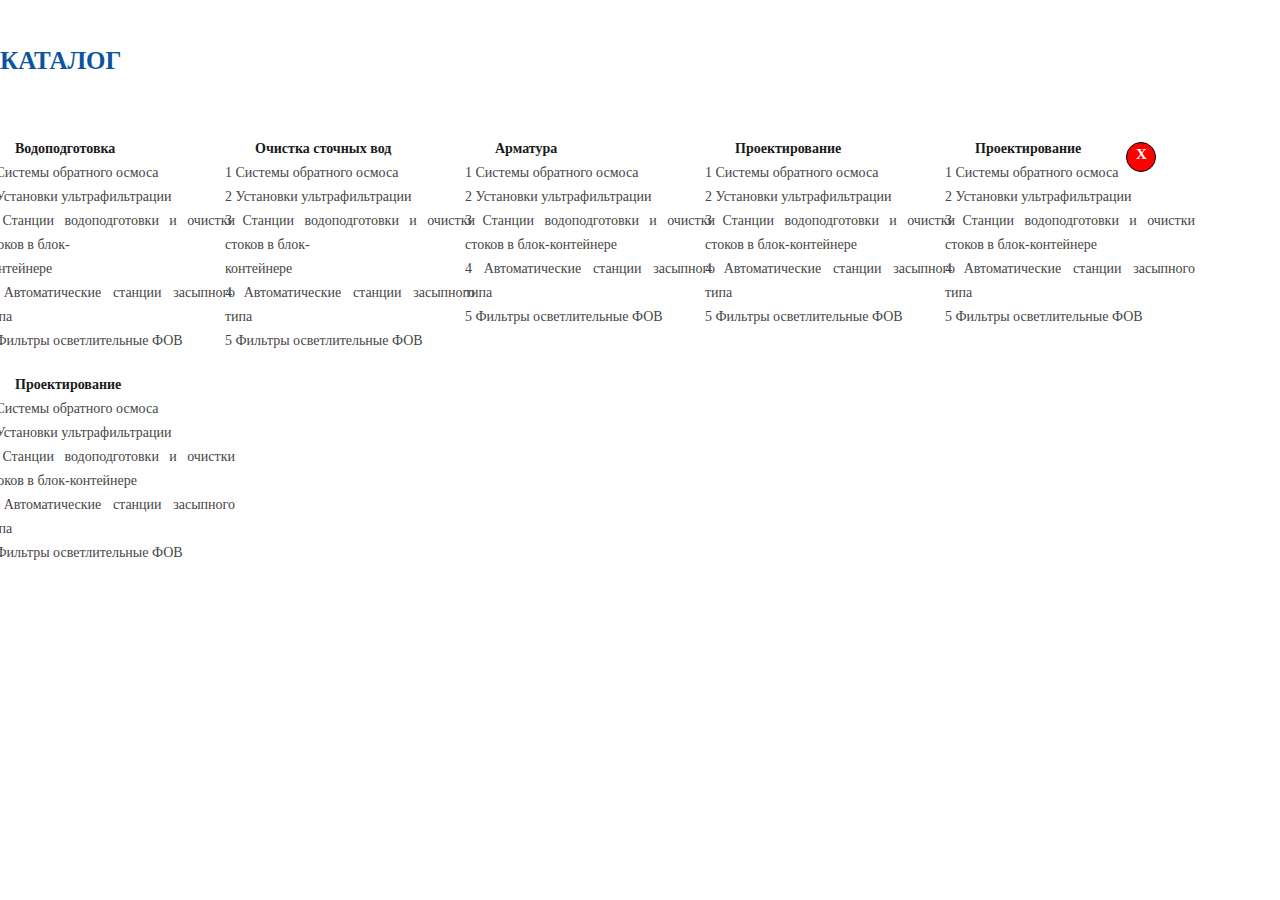
<file: index2.html>
<!DOCTYPE html>
<html lang="en">
<head>
    <meta charset="UTF-8">
    <meta http-equiv="X-UA-Compatible" content="IE=edge">
    <meta name="viewport" content="width=device-width, initial-scale=1.0">
    <link href="https://cdn.jsdelivr.net/npm/bootstrap@5.0.2/dist/css/bootstrap.min.css" rel="stylesheet" integrity="sha384-EVSTQN3/azprG1Anm3QDgpJLIm9Nao0Yz1ztcQTwFspd3yD65VohhpuuCOmLASjC" crossorigin="anonymous">
    <script src="https://cdn.jsdelivr.net/npm/bootstrap@5.0.2/dist/js/bootstrap.bundle.min.js" integrity="sha384-MrcW6ZMFYlzcLA8Nl+NtUVF0sA7MsXsP1UyJoMp4YLEuNSfAP+JcXn/tWtIaxVXM" crossorigin="anonymous"></script>
    <link rel="stylesheet" href="fontawesome-pro-5.12.0-web/fontawesome-pro-5.12.0-web/css/all.min.css">
    <link rel="stylesheet" href="css/main.css">
    <title>Document</title>
</head>
<body>
    
    <header class="header">
        <div class="container">
            <div class="row">

                <h3>КАТАЛОГ</h3>

                <div class="text14" id="text15">
                    <div class="text15">
                        <div class="text16">
                           <h5>Водоподготовка</h5>
                           <ul>
                              <li><a href="#"> 1 Системы обратного осмоса</a></li>
                              <li><a href="#"> 2 Установки ультрафильтрации</a></li>
                              <li><a href="#"> 3 Станции водоподготовки и очистки стоков в блок- <br> контейнере</a></li>
                              <li><a href="#"> 4 Автоматические станции засыпного типа</a></li>
                              <li><a href="#"> 5 Фильтры осветлительные ФОВ</a></li>
                          </ul>
                         </div>
    
                        <div class="text16">
                         <h5>Очистка сточных вод</h5>
                         <ul>
                           <li><a href="#"> 1 Системы обратного осмоса</a></li>
                           <li><a href="#"> 2 Установки ультрафильтрации</a></li>
                           <li><a href="#"> 3 Станции водоподготовки и очистки стоков в блок- <br> контейнере</a></li>
                           <li><a href="#"> 4 Автоматические станции засыпного типа</a></li>
                           <li><a href="#"> 5 Фильтры осветлительные ФОВ</a></li>
                        </ul>
                        </div>
                         
                        <div class="text16">
                            <h5>Арматура</h5>
                            <ul>
                              <li><a href="#"> 1 Системы обратного осмоса</a></li>
                              <li><a href="#"> 2 Установки ультрафильтрации</a></li>
                              <li><a href="#"> 3 Станции водоподготовки и очистки стоков в блок-контейнере</a></li>
                              <li><a href="#"> 4 Автоматические станции засыпного типа</a></li>
                              <li><a href="#"> 5 Фильтры осветлительные ФОВ</a></li>
                           </ul>
                           </div>
    
                           <div class="text16">
                            <h5>Проектирование</h5>
                            <ul>
                              <li><a href="#"> 1 Системы обратного осмоса</a></li>
                              <li><a href="#"> 2 Установки ультрафильтрации</a></li>
                              <li><a href="#"> 3 Станции водоподготовки и очистки стоков в блок-контейнере</a></li>
                              <li><a href="#"> 4 Автоматические станции засыпного типа</a></li>
                              <li><a href="#"> 5 Фильтры осветлительные ФОВ</a></li>
                           </ul>
                           </div>

                           <div class="text16">
                            <h5>Проектирование</h5>
                            <ul>
                              <li><a href="#"> 1 Системы обратного осмоса</a></li>
                              <li><a href="#"> 2 Установки ультрафильтрации</a></li>
                              <li><a href="#"> 3 Станции водоподготовки и очистки стоков в блок-контейнере</a></li>
                              <li><a href="#"> 4 Автоматические станции засыпного типа</a></li>
                              <li><a href="#"> 5 Фильтры осветлительные ФОВ</a></li>
                           </ul>
                           </div>

                           <div class="text16">
                            <h5>Проектирование</h5>
                            <ul>
                              <li><a href="#"> 1 Системы обратного осмоса</a></li>
                              <li><a href="#"> 2 Установки ультрафильтрации</a></li>
                              <li><a href="#"> 3 Станции водоподготовки и очистки стоков в блок-контейнере</a></li>
                              <li><a href="#"> 4 Автоматические станции засыпного типа</a></li>
                              <li><a href="#"> 5 Фильтры осветлительные ФОВ</a></li>
                           </ul>
                           </div>
    
                           <a href="index.html" class="X">X</a>
                    </div>
                   </div>
            </div>
        </div>
    </header>

    <script src="jquery/jquery.js"></script>
    <script src="srcript.js/script.js"></script>
</body>
</html>
</file>
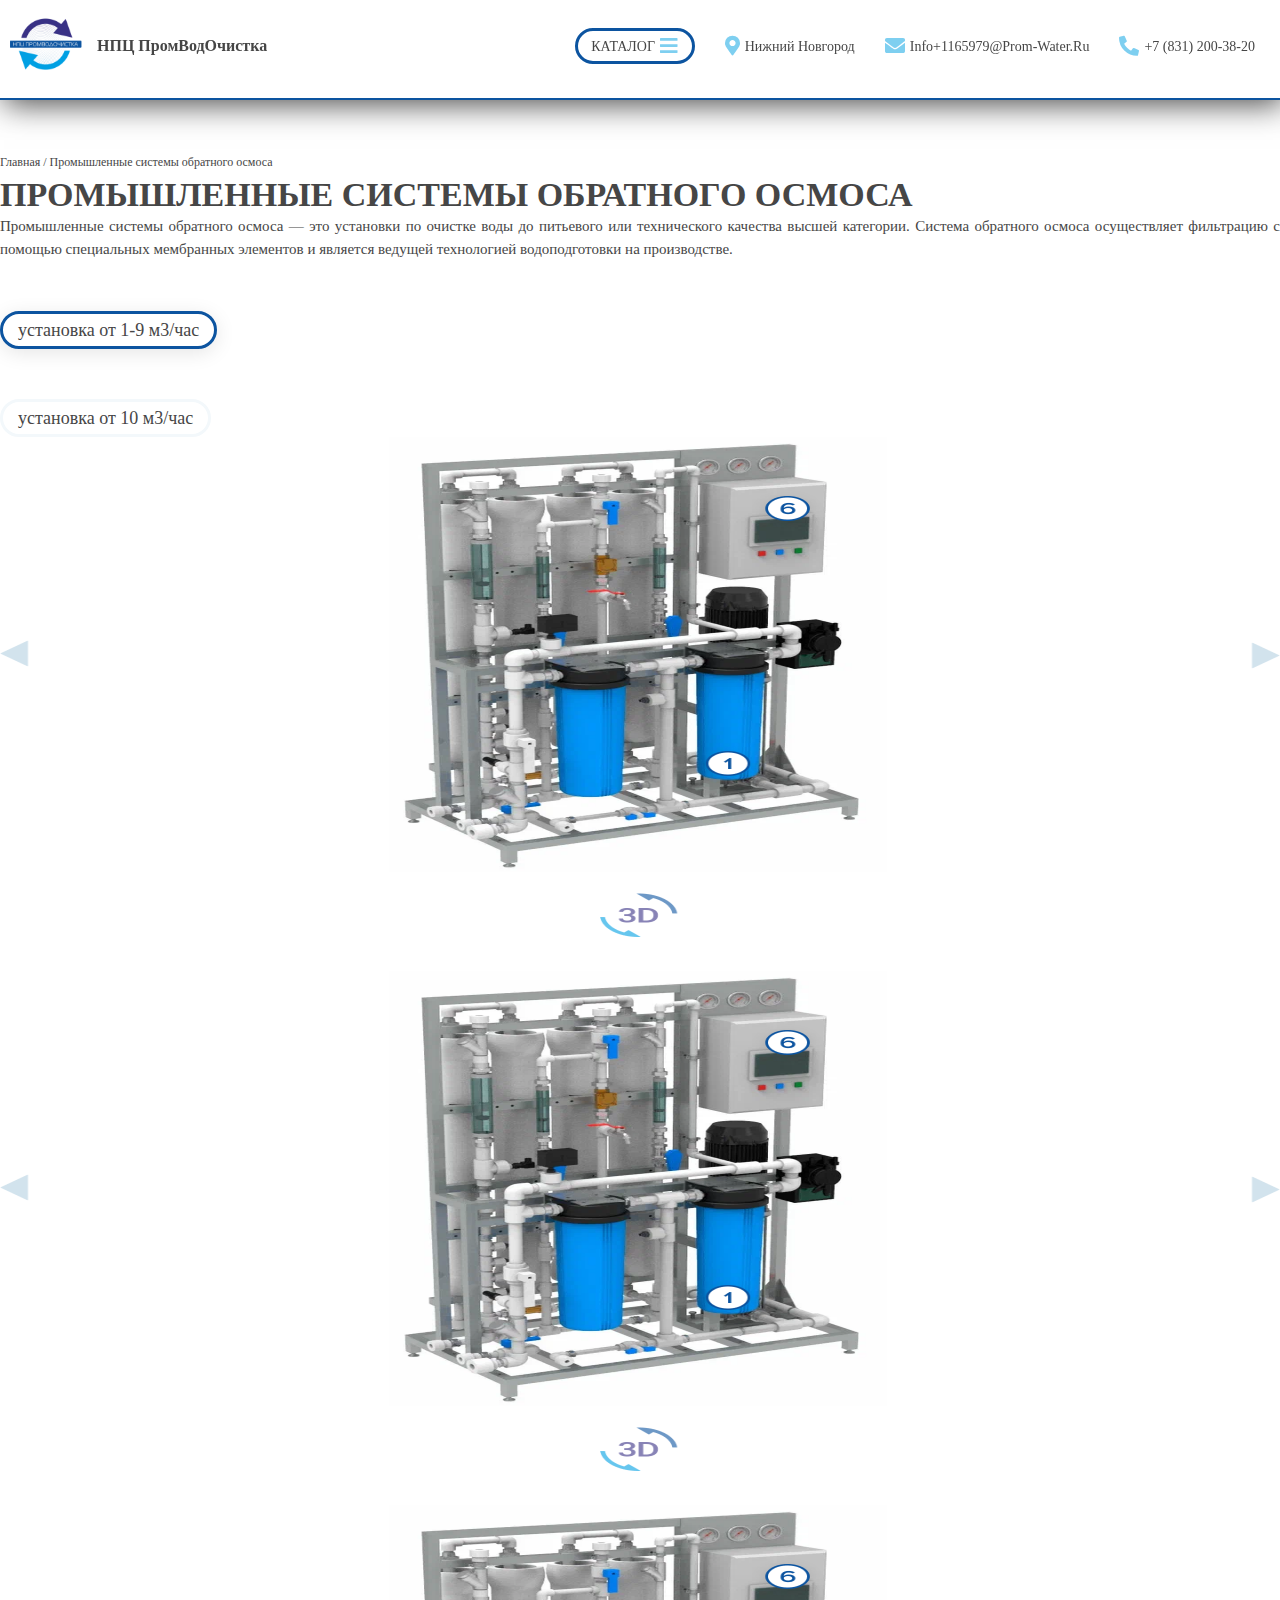
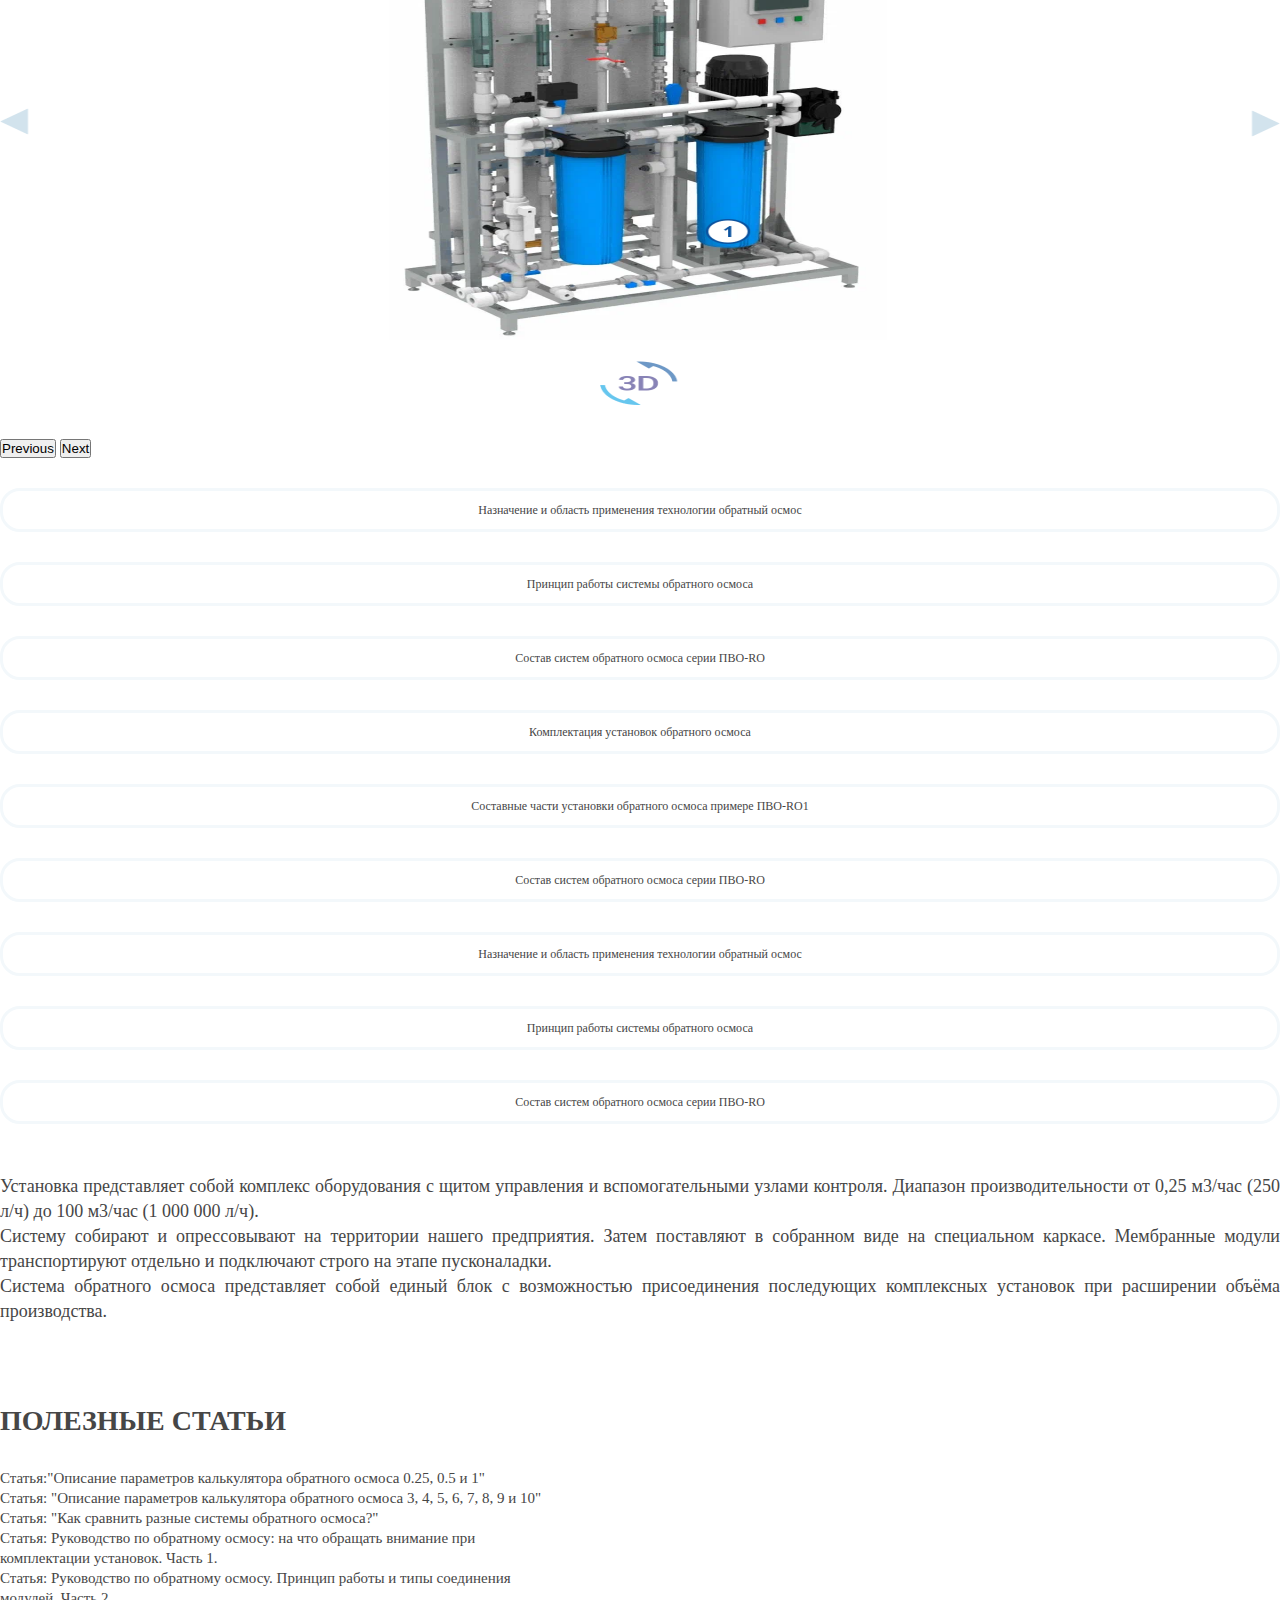
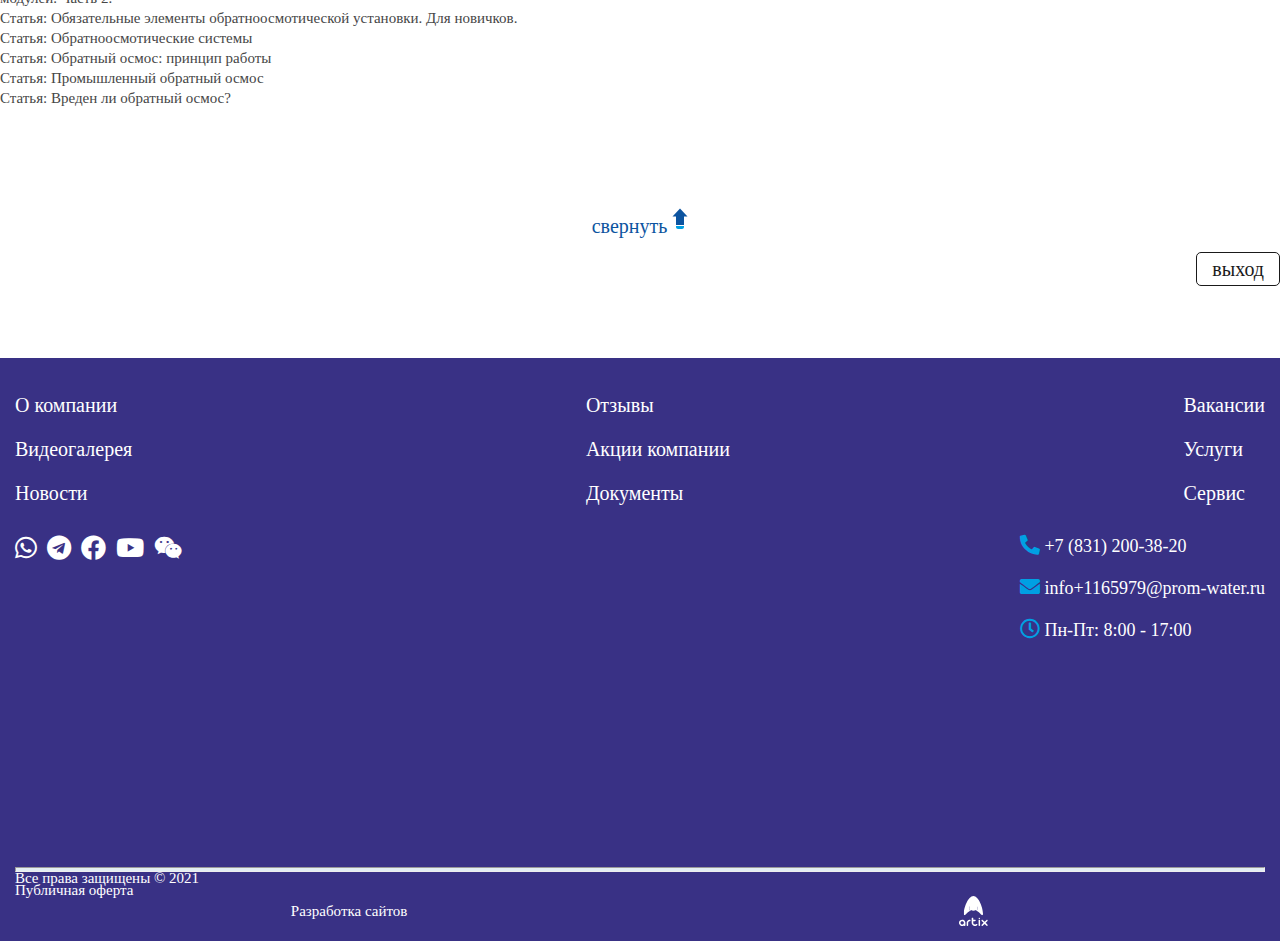
<file: index3.html>
<!DOCTYPE html>
<html lang="en">
<head>
    <meta charset="UTF-8">
    <meta http-equiv="X-UA-Compatible" content="IE=edge">
    <meta name="viewport" content="width=device-width, initial-scale=1.0">
    <link href="https://cdn.jsdelivr.net/npm/bootstrap@5.0.2/dist/css/bootstrap.min.css" rel="stylesheet" integrity="sha384-EVSTQN3/azprG1Anm3QDgpJLIm9Nao0Yz1ztcQTwFspd3yD65VohhpuuCOmLASjC" crossorigin="anonymous">
    <script src="https://cdn.jsdelivr.net/npm/bootstrap@5.0.2/dist/js/bootstrap.bundle.min.js" integrity="sha384-MrcW6ZMFYlzcLA8Nl+NtUVF0sA7MsXsP1UyJoMp4YLEuNSfAP+JcXn/tWtIaxVXM" crossorigin="anonymous"></script>
    <link rel="stylesheet" href="fontawesome-pro-5.12.0-web/fontawesome-pro-5.12.0-web/css/all.min.css">
    <link rel="stylesheet" href="css/main.css">
    <title>Document</title>
</head>
<body>
    <header class="site__header">
        <div class="container">
            <div class="row">
                <nav class="site__nav">
                    <div class="site__nav-logo">
                        <div class="logo">
                            <a class="img" href="#"><img src="images/Лого 1.svg" alt=""></a>
                            <a class="img__text" href="#">НПЦ ПромВодОчистка</a>
                        </div>

                        <div class="site__nav-link">
                            <ul>
                                <li class="local" id="local">
                                    <a class="logo_bars" href="index2.html"> 
                                        КАТАЛОГ <i class="fas fa-bars"></i>
                                    </a> 
                                </li>

                                <li class="local">
                                    <a href="#"> <i class="fas fa-map-marker-alt"></i> нижний Новгород </a>
                                </li>
                                <li class="local">
                                    <a href="#"><i class="fas fa-envelope"></i> info+1165979@prom-water.ru </a>
                                </li>
                                <li class="local">
                                    <a href="#"><i class="fas fa-phone-alt"></i> +7 (831) 200-38-20</a>
                                </li>
                            </ul>
                        </div>             

                        <button class="bars__button"><i class="fa fa-bars"></i></button>
                    </div>
                </nav>
            </div>
        </div>
    </header>

    <main class="main__section-ocmoca">
        <div class="container">
            <div class="row">
                <div class="col-lg-12">
                    <div class="text300">
                        <p>Главная / Промышленные системы обратного осмоса</p>
                        <h3>Промышленные системы обратного осмоса</h3>
                         <h4>
                            Промышленные системы обратного осмоса — это установки 
                            по очистке воды до питьевого или технического качества 
                            высшей категории. Система обратного осмоса осуществляет 
                            фильтрацию с помощью специальных мембранных элементов и 
                            является ведущей технологией водоподготовки на производстве.
                        </h4>
                    </div>
                </div>

                <div class="col-lg-6">
                    <div class="text301">
                        <button class="button1">установка от 1-9 м3/час</button>
                    </div>
                </div>
                <div class="col-lg-6">
                    <div class="text301">
                        <button class="button2">установка от 10 м3/час</button>
                    </div>
                </div>

                <div class="col-lg-12">
                    <div class="silider2">
                        <div id="carouselExampleControls" class="carousel slide" data-bs-ride="carousel">
                            <div class="carousel-inner">
                              <div class="carousel-item active">
                                <img src="images/3 д.png"alt="...">
                              </div>
                              <div class="carousel-item">
                                <img src="images/3 д.png"alt="...">
                              </div>
                              <div class="carousel-item">
                                <img src="images/3 д.png" alt="...">
                              </div>
                            </div>
                            <button class="carousel-control-prev" type="button" data-bs-target="#carouselExampleControls" data-bs-slide="prev">
                              <span class="carousel-control-prev-icon" aria-hidden="true"></span>
                              <span class="visually-hidden">Previous</span>
                            </button>
                            <button class="carousel-control-next" type="button" data-bs-target="#carouselExampleControls" data-bs-slide="next">
                              <span class="carousel-control-next-icon" aria-hidden="true"></span>
                              <span class="visually-hidden">Next</span>
                            </button>
                          </div>
                    </div>
                </div>


                <div class="col-lg-4">
                    <div class="text302">
                        <button class="button3 active">
                            Назначение и область 
                            применения технологии обратный осмос
                        </button>
                    </div>
                </div>
                <div class="col-lg-4">
                    <div class="text302">
                        <button class="button3">
                            Принцип работы системы обратного осмоса
                        </button>
                    </div>
                </div>
                <div class="col-lg-4">
                    <div class="text302">
                        <button class="button3">
                            Состав систем обратного осмоса серии ПВО-RO
                        </button>
                    </div>
                </div>
                <div class="col-lg-4">
                    <div class="text302">
                        <button class="button3">
                            Комплектация установок обратного осмоса
                        </button>
                    </div>
                </div>
                <div class="col-lg-4">
                    <div class="text302">
                        <button class="button3">
                            Составные части установки обратного осмоса примере ПВО-RO1
                        </button>
                    </div>
                </div>
                <div class="col-lg-4">
                    <div class="text302">
                        <button class="button3">
                            Состав систем обратного осмоса серии ПВО-RO
                        </button>
                    </div>
                </div>

                <div class="col-lg-4">
                    <div class="text302">
                        <button class="button3">
                            Назначение и область применения технологии обратный осмос
                        </button>
                    </div>
                </div>

                <div class="col-lg-4">
                    <div class="text302">
                        <button class="button3">
                            Принцип работы системы обратного осмоса
                        </button>
                    </div>
                </div>

                <div class="col-lg-4">
                    <div class="text302">
                        <button class="button3">
                            Состав систем обратного осмоса серии ПВО-RO
                        </button>
                    </div>
                </div>

                <div class="col-lg-12">
                    <div class="text303">
                        <p>
                            Установка представляет собой комплекс оборудования с щитом управления и вспомогательными узлами контроля. Диапазон производительности от 0,25 м3/час (250 л/ч) до 100 м3/час (1 000 000 л/ч). <br>
                            Систему собирают и опрессовывают на территории нашего предприятия. Затем поставляют в собранном виде на специальном каркасе. Мембранные модули транспортируют отдельно и подключают строго на этапе пусконаладки. <br>
                            Система обратного осмоса представляет собой единый блок с возможностью присоединения последующих комплексных установок при расширении объёма производства.                            
                        </p>

                        <h3>Полезные статьи</h3>
                    </div>
                </div>

                <div class="col-lg-6">
                    <div class="text304">
                        <p>
                            Статья:"Описание параметров калькулятора обратного осмоса 0.25, 0.5 и 1"
                        </p>
                        <p>
                            Статья: "Описание параметров калькулятора обратного осмоса 3, 4, 5, 6, 7, 8, 9 и 10"
                        </p>
                        <p>
                            Статья: "Как сравнить разные системы обратного осмоса?"
                        </p>
                        <p>
                            Статья: Руководство по обратному осмосу: на что обращать внимание при <br> комплектации установок. Часть 1.
                        </p>
                        <p>
                            Статья: Руководство по обратному осмосу. Принцип работы и типы соединения <br> модулей. Часть 2.
                        </p>
                    </div>
                </div>
                <div class="col-lg-6">
                    <div class="text304">
                        <p>
                            Статья: Обязательные элементы обратноосмотической установки. Для новичков.
                        </p>
                        <p>
                            Статья: Обратноосмотические системы
                        </p>
                        <p>
                            Статья: Обратный осмос: принцип работы
                        </p>
                        <p>
                            Статья: Промышленный обратный осмос
                        </p>
                        <p>
                            Статья: Вреден ли обратный осмос?
                        </p>
                    </div>
                </div>


                <div class="col-lg-12">
                    <div class="text305">
                         <a href="#">свернуть <img src="images/forward-right-arrow-button_icon-icons.com_72748 3.svg" alt=""></a>
                    </div>

                    <div class="text306">
                        <a href="index.html">выход</a>
                    </div>
                </div>
            </div>
        </div>
    </main>



    <footer class="site__footer">
        <div class="container">
            <div class="row">
                <div class="col-lg-6">
                   <div class="link1">
                    <div class="site__footer-link">
                        <a href="#">О компании</a>
                        <a href="#">Видеогалерея</a>
                        <a href="#">Новости</a>
                    </div>
                    
                    <div class="site__footer-link">
                        <a href="#">Отзывы</a>
                        <a href="#">Акции компании</a>
                        <a href="#">Документы</a>
                    </div>
                    
                    <div class="site__footer-link">
                        <a href="#">Вакансии</a>
                        <a href="#">Услуги</a>
                        <a href="#">Сервис</a>
                    </div>
                   </div>
                </div>

                <div class="col-lg-6">
                   <div class="clock">
                    <div class="site__footer-logo1">
                        <a href="#"><i class="fab fa-whatsapp"></i></a>
                        <a href="#"><i class="fab fa-telegram"></i></a>
                        <a href="#"><i class="fab fa-facebook"></i></a>
                        <a href="#"><i class="fab fa-youtube"></i></a>
                        <a href="#"><i class="fab fa-weixin"></i></a>
                    </div>

                    <div class="site__footer-logo2">
                        <a href="#">
                            <i class="fas fa-phone-alt"></i>
                            +7 (831) 200-38-20
                        </a>
                        <a href="#">
                            <i class="fas fa-envelope"></i>
                            info+1165979@prom-water.ru
                        </a>
                        <a href="#">
                            <i class="far fa-clock"></i>
                            Пн-Пт: 8:00 - 17:00
                        </a>
                    </div>
                   </div>
                </div>
                 
                 <br> <br>

                <hr>

                <div class="col-lg-4">
                    <div class="site__footer-text1">
                        <p>
                            Все права защищены © 2021
                        </p>
                    </div>
                </div>

                <div class="col-lg-4">
                    <div class="site__footer-text1">
                        <p>
                            Публичная оферта
                        </p>
                    </div>
                </div>

                <div class="col-lg-4">
                    <div class="site__footer-text1">
                        <a href="#">
                            Разработка сайтов 
                            <img src="images/Group 68.svg" alt="">
                        </a>
                    </div>
                </div>
            </div>
        </div>
    </footer>

    <script src="jquery/jquery.js"></script>
    <script src="srcript.js/script.js"></script>
</body>
</html>
</file>
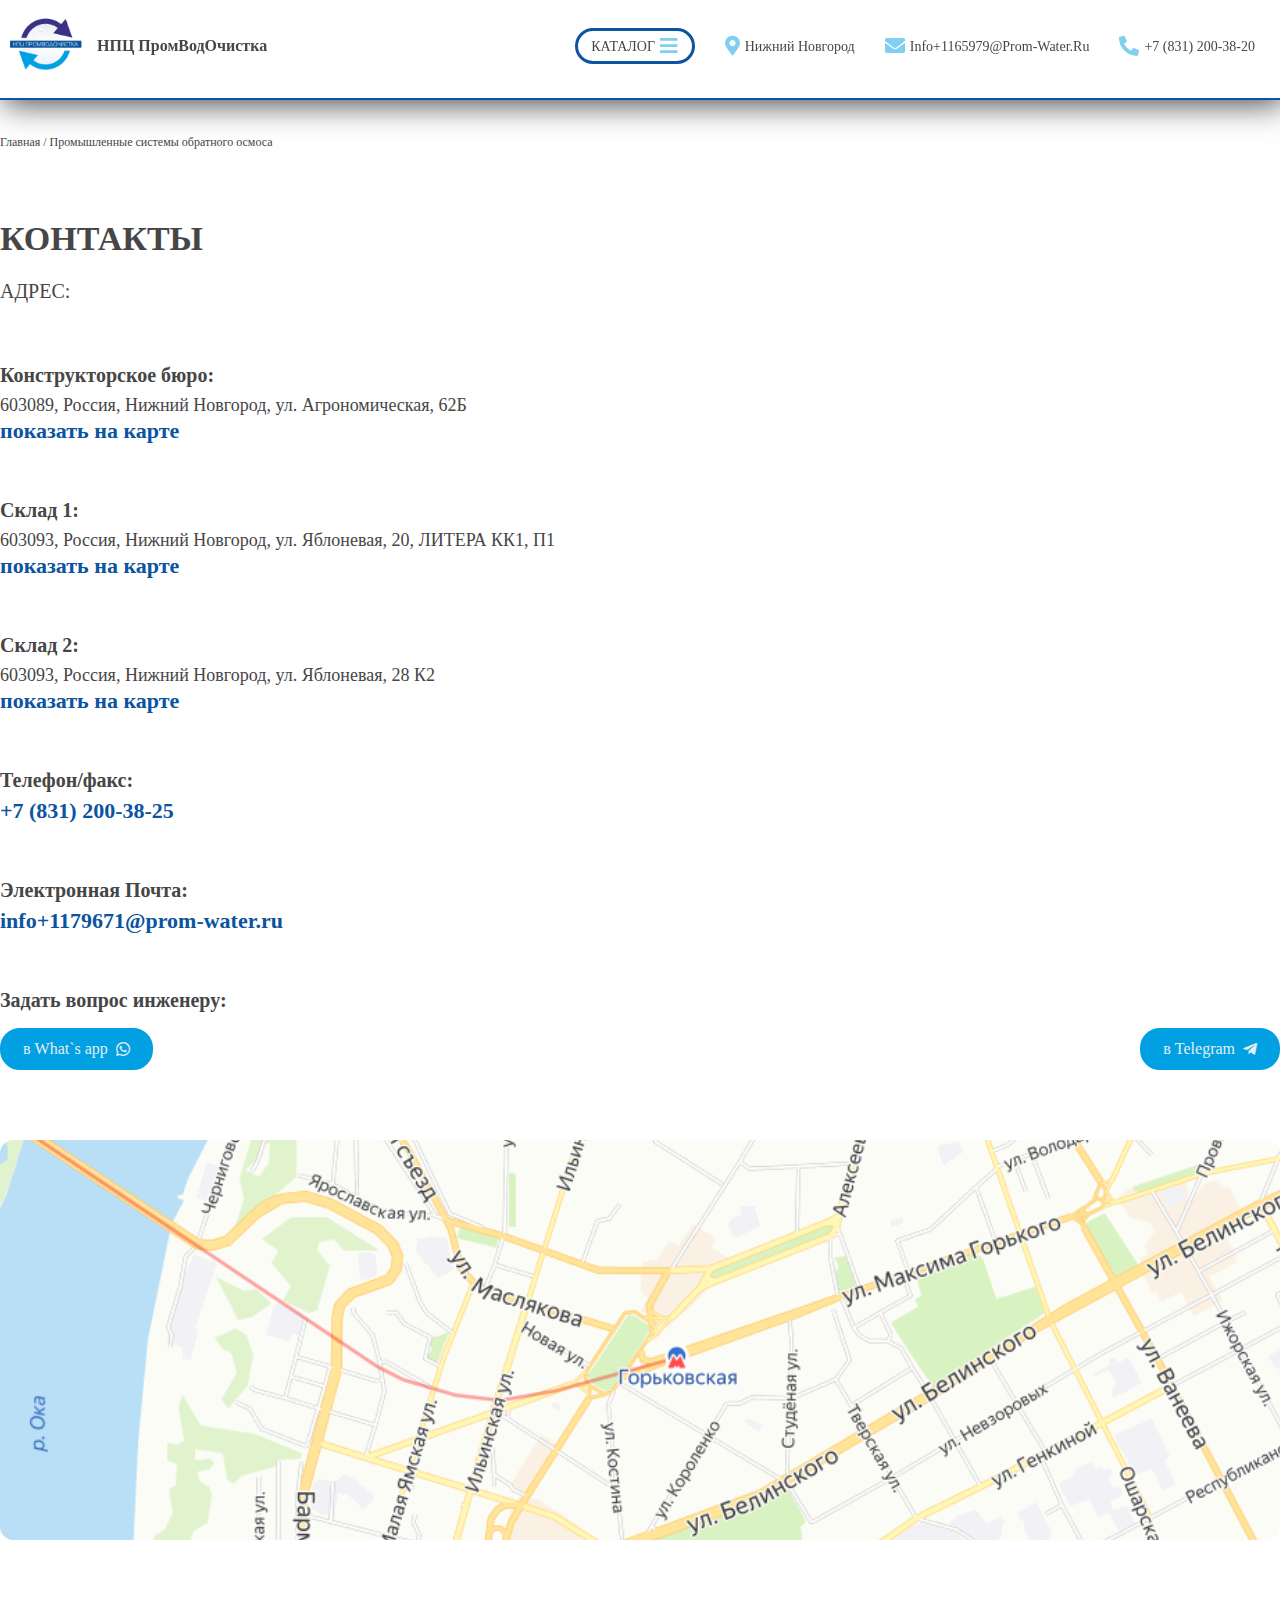
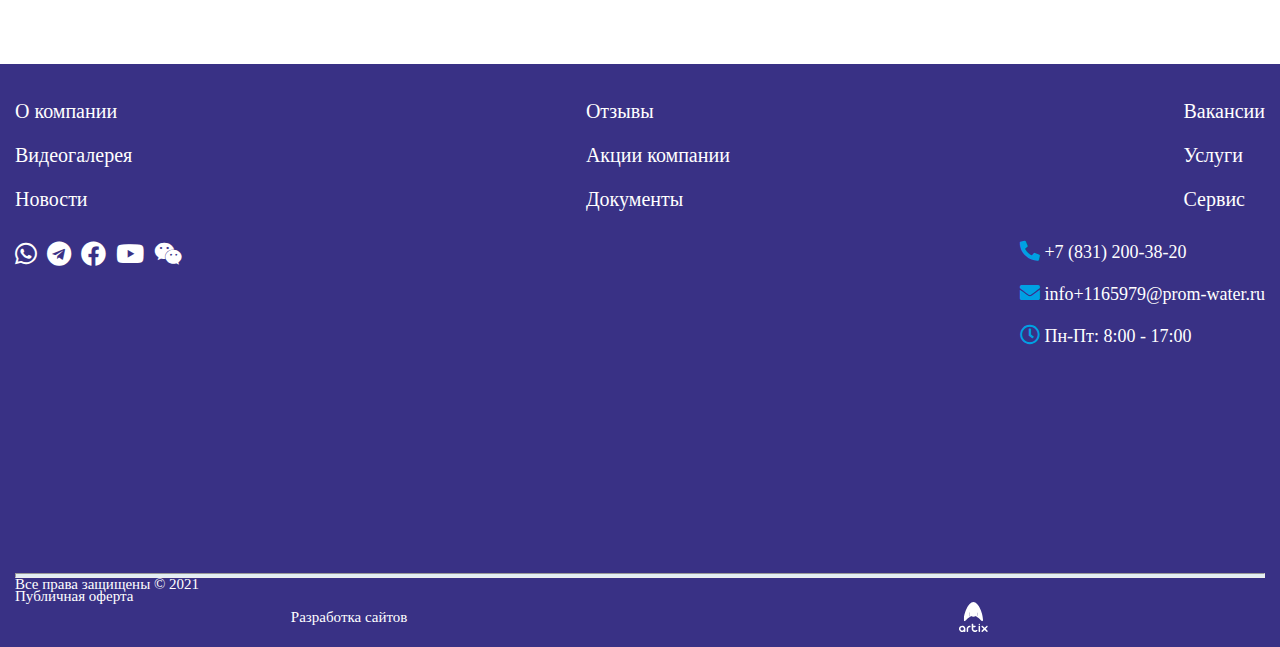
<file: location.html>
<!DOCTYPE html>
<html lang="en">
<head>
    <meta charset="UTF-8">
    <meta http-equiv="X-UA-Compatible" content="IE=edge">
    <meta name="viewport" content="width=device-width, initial-scale=1.0">
    <link href="https://cdn.jsdelivr.net/npm/bootstrap@5.0.2/dist/css/bootstrap.min.css" rel="stylesheet" integrity="sha384-EVSTQN3/azprG1Anm3QDgpJLIm9Nao0Yz1ztcQTwFspd3yD65VohhpuuCOmLASjC" crossorigin="anonymous">
    <script src="https://cdn.jsdelivr.net/npm/bootstrap@5.0.2/dist/js/bootstrap.bundle.min.js" integrity="sha384-MrcW6ZMFYlzcLA8Nl+NtUVF0sA7MsXsP1UyJoMp4YLEuNSfAP+JcXn/tWtIaxVXM" crossorigin="anonymous"></script>
    <link rel="stylesheet" href="fontawesome-pro-5.12.0-web/fontawesome-pro-5.12.0-web/css/all.min.css">
    <link rel="stylesheet" href="css/main.css">
    <title>Document</title>
</head>
<body>
    <header class="site__header">
        <div class="container">
            <div class="row">
                <nav class="site__nav">
                    <div class="site__nav-logo">
                        <div class="logo">
                            <a class="img" href="#"><img src="images/Лого 1.svg" alt=""></a>
                            <a class="img__text" href="#">НПЦ ПромВодОчистка</a>
                        </div>

                        <div class="site__nav-link">
                            <ul>
                                <li class="local" id="local">
                                    <a class="logo_bars" href="index2.html"> 
                                        КАТАЛОГ <i class="fas fa-bars"></i>
                                    </a> 
                                </li>

                                <li class="local">
                                    <a href="#"> <i class="fas fa-map-marker-alt"></i> нижний Новгород </a>
                                </li>
                                <li class="local">
                                    <a href="#"><i class="fas fa-envelope"></i> info+1165979@prom-water.ru </a>
                                </li>
                                <li class="local">
                                    <a href="#"><i class="fas fa-phone-alt"></i> +7 (831) 200-38-20</a>
                                </li>
                            </ul>
                        </div>             

                        <button class="bars__button"><i class="fa fa-bars"></i></button>
                    </div>
                </nav>
            </div>
        </div>
    </header>




    <main class="locatin__main">
        <div class="container">
            <div class="row">
                <div class="col-lg-12">
                    <div class="location__main-text">
                       <p>Главная / Промышленные системы обратного осмоса</p>
                    </div>
                    <div class="location__main-text1">
                        <h3>Контакты</h3>
                        <p>
                            Адрес:
                        </p>
                    </div>
                </div>

                <div class="col-lg-4">
                    <div class="location__main-text2">
                        <h4>Конструкторское бюро:</h4>
                        <p>
                            603089, Россия, Нижний Новгород, ул. Агрономическая, 62Б
                        </p>
                        <a href="#">показать на карте</a>
                    </div>
                </div>

                <div class="col-lg-4">
                    <div class="location__main-text2">
                        <h4>Склад 1: </h4>
                        <p>
                            603093, Россия, Нижний Новгород, ул. Яблоневая, 20, 
                            ЛИТЕРА КК1, П1 
                        </p>
                        <a href="#">показать на карте</a>
                    </div>
                </div>
                  
                <div class="col-lg-4">
                    <div class="location__main-text2">
                        <h4>Склад 2: </h4>
                        <p> 
                            603093, Россия, Нижний Новгород, ул. Яблоневая, 28 К2
                        </p>
                        <a href="#">показать на карте</a>
                    </div>
                </div>


                <div class="col-lg-4">
                    <div class="location__main-text2">
                        <h4>Телефон/факс:</h4>
                        <a href="#">+7 (831) 200-38-25</a>
                    </div>
                </div>

                <div class="col-lg-4">
                    <div class="location__main-text2">
                        <h4>Электронная Почта:</h4>
                        <a href="#">info+1179671@prom-water.ru</a>
                    </div>
                </div>



                <div class="col-lg-4">
                    <div class="location__main-text3">
                        <h4>Задать вопрос инженеру:</h4>
                    
                        <div class="iconcalar1">
                            <a href="#">в What`s app <i class="fab fa-whatsapp"></i></a>

                            <a href="#">в Telegram <i class="fab fa-telegram-plane"></i></a>
                        </div>
                    </div>
                </div>
            </div>
        </div>
    </main>

    <section class="location__maph">
        <div class="container">
            <div class="row">
                <div class="col-lg-12">
                    <div class="meph">
                        <a href="#">
                            <img src="images/image 1.svg" alt="">
                        </a>
                    </div>
                </div>
            </div>
        </div>
    </section>











    <footer class="site__footer">
        <div class="container">
            <div class="row">
                <div class="col-lg-6">
                   <div class="link1">
                    <div class="site__footer-link">
                        <a href="#">О компании</a>
                        <a href="#">Видеогалерея</a>
                        <a href="#">Новости</a>
                    </div>
                    
                    <div class="site__footer-link">
                        <a href="#">Отзывы</a>
                        <a href="#">Акции компании</a>
                        <a href="#">Документы</a>
                    </div>
                    
                    <div class="site__footer-link">
                        <a href="#">Вакансии</a>
                        <a href="#">Услуги</a>
                        <a href="#">Сервис</a>
                    </div>
                   </div>
                </div>

                <div class="col-lg-6">
                   <div class="clock">
                    <div class="site__footer-logo1">
                        <a href="#"><i class="fab fa-whatsapp"></i></a>
                        <a href="#"><i class="fab fa-telegram"></i></a>
                        <a href="#"><i class="fab fa-facebook"></i></a>
                        <a href="#"><i class="fab fa-youtube"></i></a>
                        <a href="#"><i class="fab fa-weixin"></i></a>
                    </div>

                    <div class="site__footer-logo2">
                        <a href="#">
                            <i class="fas fa-phone-alt"></i>
                            +7 (831) 200-38-20
                        </a>
                        <a href="#">
                            <i class="fas fa-envelope"></i>
                            info+1165979@prom-water.ru
                        </a>
                        <a href="#">
                            <i class="far fa-clock"></i>
                            Пн-Пт: 8:00 - 17:00
                        </a>
                    </div>
                   </div>
                </div>
                 
                 <br> <br>

                <hr>

                <div class="col-lg-4">
                    <div class="site__footer-text1">
                        <p>
                            Все права защищены © 2021
                        </p>
                    </div>
                </div>

                <div class="col-lg-4">
                    <div class="site__footer-text1">
                        <p>
                            Публичная оферта
                        </p>
                    </div>
                </div>

                <div class="col-lg-4">
                    <div class="site__footer-text1">
                        <a href="#">
                            Разработка сайтов 
                            <img src="images/Group 68.svg" alt="">
                        </a>
                    </div>
                </div>
            </div>
        </div>
    </footer>


    <script src="jquery/jquery.js"></script>
    <script src="srcript.js/script.js"></script>
</body>
</html>
</file>
<file: css/main.css>
*{
    margin: 0;
    padding: 0;
    box-sizing: border-box;
    list-style: none;
    text-decoration: none;
}
.site__header{
    z-index: 999;
    padding: 10px;
    position: fixed;
    top: 0;
    bottom: 20px;
    background-color: #FFFFFF;
    width: 100%;
    height: 100px;
    box-shadow: 4px 4px 30px #464646;
    border-bottom: 2px solid #0C54A0;
}
.site__nav-logo{
    display: flex;
    justify-content: space-between;
}
.logo{
    display: flex;
    justify-content: center;
    gap: 15px;
    padding: 8px 0;
}
.logo .img__text{
    align-items: center;
    font-family: 'Acrom';
    font-style: normal;
    font-weight: 700;
    font-size: 16px;
    line-height: 24px;
    text-decoration: none;
    display: flex;
    justify-content: center;
    color: #464646;
}
.site__nav-link ul{
    display: flex;
    justify-content: center;
    margin: 10px auto;
    padding: 8px 0;
    align-items: center;
}
.site__nav-link ul .local a{
    display: flex;
    margin: 0 15px;
    justify-content: center;
    align-items: center;
    gap: 5px;
    text-decoration: none;
    list-style: none;
    font-family: 'Acrom';
    font-style: normal;
    font-weight: 400;
    font-size: 14px;
    line-height: 17px;
    text-transform: capitalize;
    color: #464646;
}
.site__nav-link ul .local a i{
    color: #00A0E3;
    opacity: 0.5;
    font-size: 20px;
}
.logo_bars{
    padding: 5px;
    width: 120px;
    background: #FFFFFF;
    border: 3px solid #0C54A0;
    border-radius: 100px;
    font-family: 'Acrom';
    font-style: normal;
    font-weight: 500;
    font-size: 18px;
    line-height: 22px;
    color: #0C54A0;
}

.bars__button{
    display: none;
    border: none;
    justify-content: center;
    background: none;
    align-items: center;
}
.bars__button i{
    display: flex;
    font-weight: 900;
    font-size: 30px;
    color: #0C54A0;
}
.text14{
    padding: 10px;
}
.text15{
    padding: 5px;
    display: flex;
    gap: 20px;
    flex-wrap: wrap;
    width: 100%;
    margin-top: 50px;
    z-index: 10;
    margin-bottom: 30px;
    cursor: pointer;
}
.text16{
    display: flex;
    flex-direction: column;
    text-align: justify;
    z-index: 10;
}
.text16 h5{
    font-family: 'Acrom';
    font-style: normal;
    font-weight: 600;
    font-size: 14px;
    line-height: 24px;
    color: #1A1A1A;
}
.text16 ul li{
    margin-left: -30px;
    width: 250px;
}
.text16 ul a{
    text-decoration: none;
    font-family: 'Acrom';
    font-style: normal;
    font-weight: 500;
    font-size: 14px;
    line-height: 24px;
    color: #464646;
}
.X{
    position: absolute;
    left: 88%;
    text-align: center;
    padding: 3px;
    border: 1px solid black;
    text-decoration: none;
    margin-top: 5px;
    border-radius: 100%;
    font-size: 15px;
    font-weight: 900;
    background-color: red;
    color: #FFFFFF;
    width: 30px;
    height: 30px;
}
.header h3{
    font-family: 'Acrom';
    font-style: normal;
    font-weight: 800;
    font-size: 25px;
    line-height: 22px;
    margin-top: 50px;
    color: #0C54A0;
}


/* site__main qismi */

.site__main{
    background-color: #FFFFFF;
    padding: 20px;
    margin-top: 60px;
}
.site__main-text p{
    font-family: 'Acrom';
    font-style: normal;
    font-weight: 400;
    font-size: 14px;
    margin-top: 100px;
    line-height: 24px;
    color: #464646;
}
.site__main-text h1{
    font-family: 'Acrom';
    font-style: normal;
    font-weight: 700;
    font-size: 34px;
    line-height: 41px;
    text-transform: uppercase;
    color: #464646;
    margin-top: 60px;
}
.site__main-text h3{
    margin-top: 20px;
    font-family: 'Acrom';
    font-style: normal;
    font-weight: 400;
    font-size: 16px;
    line-height: 25px;
    text-align: justify;
    color: #464646;
}
.site__main-text a{
    display: flex;
    justify-content: center;
    margin-top: 20px;
    /* text-decoration: none; */
    gap: 10px;
    font-family: 'Acrom';
    font-style: normal;
    font-weight: 500;
    font-size: 20px;
    line-height: 24px;
    text-align: center;
    color: #0C54A0;
    margin-bottom: 20px;
}
.site__main-ocmoca{
    margin-top: 80px;
}
.site__main-ocmoca h3{
    font-family: 'Acrom';
    font-style: normal;
    font-weight: 700;
    font-size: 28px;
    line-height: 34px;
    text-transform: uppercase;
    color: #464646;
    margin-bottom: 20px;
}
.site__main-ocmoca h2{
    font-family: 'Acrom';
    font-style: normal;
    font-weight: 500;
    font-size: 20px;
    line-height: 34px;
    color: #464646;
    margin-bottom: 20px;
}
.site__main-and{
    background: #FFFFFF;
    border: 3px solid #F3F8FB;
    border-radius: 20px;
    margin-bottom: 20px;
    cursor: pointer;
    padding: 5px;
}
.site__main-and button{
    border: none;
    background: none;
    font-family: 'Acrom';
    font-style: normal;
    font-weight: 400;
    display: flex;
    justify-content: center;
    margin: 0 auto;
    font-size: 20px;
    line-height: 34px;
    text-align: center;
    text-transform: capitalize;
    color: #464646;
}
.site__main-and:active{
    transition: 0.5s ease-in-out;
    background: #FFFFFF;
    border: 3px solid #0C54A0;
    box-shadow: 0px 4px 20px rgba(0, 0, 0, 0.1);
    border-radius: 20px;
}

.site__main-Performance{
    margin-top: 60px;
}
.site__main-Performance h2{
    font-family: 'Acrom';
    font-style: normal;
    font-weight: 500;
    font-size: 20px;
    line-height: 34px;
    color: #464646;
}
.site__main-performanceText{
    margin-top: 10px;
}
.site__main-performanceText .hammasi{
    background: #FFFFFF;
    width: 300px;
    border: 3px solid #F3F8FB;
    border-radius: 20px;
    font-family: 'Acrom';
    font-style: normal;
    font-weight: 400;
    font-size: 20px;
    line-height: 34px;
    text-align: center;
    text-transform: capitalize;
    color: #464646;
    margin-bottom: 20px;
}
.hammasi:active{
    background: #FFFFFF;
    border: 3px solid #0C54A0;
    box-shadow: 0px 4px 20px rgba(0, 0, 0, 0.1);
    border-radius: 20px;
    transition: 0.5s ease-in-out;
}
.site__main-max{
    gap: 250px;
    margin-bottom: 30px;
    margin-top: 100px;
}
.site__main-max::before{
    margin-top: 30px;
    width: 100%;
    content: "";
    display: block;
    background: #F3F8FB;
    border-radius: 20px;
    border: 10px solid #F3F8FB;
}
.site__main-maximal::before{
    position: absolute;
    margin-top: -18px;
    width: 50%;
    left: 30%;
    /* height: 2px; */
    content: "";
    border-radius: 20px;
    display: block;
    border: 9px solid #0C54A0;
}
.site__main-maximal img{
    position: absolute;
    max-width: 150px;
    margin-top: -65px;
    margin-left: 220px;
    width: 100%;
}
.site__main-minimal img{
    position: absolute;
    max-width: 150px;
    margin-top: -65px;
    right: 200px;
    width: 100%;
}
.site__main-maximal h4{
    position: absolute;
    margin-top: -65px;
    left: 365px;
    font-family: 'Acrom';
    font-style: normal;
    font-weight: 400;
    font-size: 20px;
    line-height: 34px;
    text-align: center;
    color: #464646;
}
.site__main-minimal h4{
    position: absolute;
    font-family: 'Acrom';
    font-style: normal;
    font-weight: 400;
    font-size: 20px;
    line-height: 34px;
    text-align: center;
    color: #464646;
    margin-top: -65px;
    left: 76%;
}

/* site__section */
.site__section{
    margin-top: 100px;
}
.site__section-RO-55 h3{
    font-family: 'Acrom';
    font-style: normal;
    font-weight: 400;
    font-size: 20px;
    line-height: 34px;
    color: #464646;
}
.site__section-RO-55{
    margin-bottom: 30px;
    padding: 10px;
    display: flex;
    border: 2px solid #464646;
    padding: 10px;
    border-radius: 10px;
    flex-direction: column;
}
.site__section-RO-55 img{
    display: flex;
    width: 450px;
    width: 100%;
    background: #FFFFFF;
    box-shadow: 4px 4px 20px rgba(0, 0, 0, 0.04);
    border-radius: 20px;
    margin-bottom: 10px;
    /* border: 1px solid #464646; */
}
.site__section-RO-55 h4{
    font-family: 'Acrom';
    font-style: normal;
    font-weight: 500;
    font-size: 20px;
    line-height: 34px;
    color: #464646;
}
.site__section-RO-55 p{
    font-family: 'Acrom';
    font-style: normal;
    font-weight: 600;
    font-size: 18px;
    line-height: 15px;
    text-transform: lowercase;
    color: #464646;   
}
.site__section-RO-55 h5{
    font-family: 'Acrom';
    font-style: normal;
    font-weight: 400;
    font-size: 18px;
    line-height: 20px;
    color: #464646;
}
.site__section-RO-55 h6{
    font-family: 'Acrom';
    font-style: normal;
    font-weight: 700;
    font-size: 20px;
    line-height: 34px;
    color: #464646;
    
}
.site__button1{
    margin-top: 50px;
    margin-bottom: 20px;
    font-family: 'Acrom';
    font-style: normal;
    font-weight: 500;
    font-size: 16px;
    line-height: 34px;
    text-align: center;
    color: #0C54A0;
    opacity: 0.8;
    padding: 5px;
    background: #FFFFFF;
    border: 3px solid #0C54A0;
    border-radius: 20px;
}
.site__button2 i{
    font-size: 25px;
}
.site__button2{
   display: flex;
   padding: 5px;
   border: 3px solid #0C54A0;
   align-items: center;
   background: #0C54A0;
   border-radius: 20px;
   font-family: 'Acrom';
   font-style: normal;
   font-weight: 500;
   font-size: 18px;
   line-height: 34px;
   text-align: center;
   color: #FFFFFF;
   opacity: 0.8;
   justify-content: space-around;
}
.site__section-calc{
    display: flex;
    padding: 5px;
    justify-content: space-between;
    background: #F3F8FB;
    box-shadow: 0px 4px 20px rgba(0, 0, 0, 0.1);
    border-radius: 20px;
    margin-bottom: 30px;
    transform: matrix(1, 0, 0, 1, 0, 0);
}
.calc1{
    display: flex;
    justify-content: center;
    gap: 20px;
    align-items: center;
    margin-left: 20px;
}
.calc1 i{
    font-size: 25px;
    color: #00A0E3;
}
.calc1 a{
    font-family: 'Acrom';
    font-style: normal;
    font-weight: 500;
    font-size: 20px;
    line-height: 34px;
    /* margin-top: 20px; */
    text-decoration: none;
    color: #464646;
}
/* .text300 index3 */
.text300{
    margin-top: 150px;
}
.text300 p{
    font-family: 'Acrom';
    font-style: normal;
    font-weight: 400;
    font-size: 12px;
    line-height: 24px;
    color: #464646;
}
.text300 h3{
    font-family: 'Acrom';
    font-style: normal;
    font-weight: 700;
    font-size: 34px;
    line-height: 41px;
    text-transform: uppercase;
    color: #464646;
}
.text300 h4{
    font-family: 'Acrom';
    font-style: normal;
    font-weight: 400;
    font-size: 15px;
    line-height: 23px;
    /* or 150% */
    
    text-align: justify;
    
    color: #464646;
    
}
.text301 .button1{
    display: flex;
    padding: 5px 15px;
    margin-top: 50px;
    background: #FFFFFF;
    border: 3px solid #0C54A0;
    box-shadow: 0px 4px 20px rgba(0, 0, 0, 0.1);
    border-radius: 20px;
    font-family: 'Acrom';
    font-style: normal;
    font-weight: 400;
    font-size: 18px;
    line-height: 22px;
    color: #464646;
}
.text301 .button2{
    padding: 5px 15px;
    margin-top: 50px;
    background: #FFFFFF;
    border: 3px solid #F3F8FB;
    border-radius: 20px;
    font-family: 'Acrom';
    font-style: normal;
    font-weight: 400;
    font-size: 18px;
    line-height: 22px;
    color: #464646;
}
.button2:active{
    background: #FFFFFF;
    border: 3px solid #0C54A0;
    box-shadow: 0px 4px 20px rgba(0, 0, 0, 0.1);
    border-radius: 20px;
}
.carousel-item img{
    width: 100%;
    height: 500px;
    /* object-fit: cover; */
    margin-bottom: 30px;
}
.text302{
    background: #FFFFFF;
    border-radius: 20px;
    margin-bottom: 20px;
    margin-top: 30px;
}
.text302{
    padding: 5px;
    border-radius: 20px;
    border: 3px solid #F3F8FB;
}
.button3{
    display: flex;
    justify-content: center;
    align-items: center;
    text-align: center;
    background: none;
    border: none;
    font-family: 'Acrom';
    font-style: normal;
    font-weight: 500;
    font-size: 12px;
    line-height: 28px;
    margin: 0 auto;
    color: #464646;
}
.text302:active{
    background: #FFFFFF;
    border: 3px solid #0C54A0;
    box-shadow: 0px 4px 20px rgba(0, 0, 0, 0.1);
    border-radius: 20px;
}
.text303{
    margin-top: 50px;
}
.text303 p{
    font-family: 'Acrom';
    font-style: normal;
    font-weight: 400;
    font-size: 18px;
    line-height: 25px;
    text-align: justify;
    color: #464646;
    margin-bottom: 20px;
}
.text303 h3{
    margin-top: 80px;
    font-family: 'Acrom';
    font-style: normal;
    font-weight: 700;
    font-size: 28px;
    line-height: 34px;
    text-transform: uppercase;
    color: #464646;
    margin-bottom: 30px;
}
.text304 p{
    font-family: 'Acrom';
    font-style: normal;
    font-weight: 400;
    font-size: 15px;
    line-height: 20px;
    color: #464646;
}
.text305{
    display: flex;
    justify-content: center;
    gap: 20px;
    margin-top: 100px;
}
.text305 a{
    font-family: 'Acrom';
    font-style: normal;
    font-weight: 500;
    font-size: 20px;
    line-height: 24px;
    text-align: center;
    color: #0C54A0;
    margin-bottom: 20px;
}
.text305 a img{
    transform: rotate(-180deg);
}

.text306 a{
    padding: 5px 15px;
    font-size: 20px;
    border: 1px solid #1A1A1A;
    margin-bottom: 20px;
    border-radius: 5px;
    text-decoration: none;
    color: #1A1A1A;
}
.text306{
    right: 0;
    position: absolute;
}

/* .text310 index */
.text310{
    padding: 5px;
    display: flex;
    margin-bottom: 20px;
    justify-content: space-between;
    background: #F3F8FB;
    box-shadow: 0px 4px 20px rgba(0, 0, 0, 0.1);
    border-radius: 20px;
    transform: matrix(1, 0, 0, 1, 0, 0);
}
.text311{
    gap: 10px;
    display: flex;
    margin-left: 20px;
}
.text311 a{
    margin-top: 10px;
    text-decoration: none;
    font-family: 'Acrom';
    font-style: normal;
    font-weight: 500;
    font-size: 24px;
    line-height: 34px;
    color: #464646;
}
.text312{
    display: flex;
    justify-content: center;
}
.text312 a img{
    display: flex;
    justify-content: center;
    width: 20px;
    transform: rotate(90deg);
    margin-top: 10px;
    margin-left: -30px;
}
.text313{
    margin-bottom: 20px;
    display: flex;
    justify-content: center;
    gap: 10px;
    margin-top: 60px;
}
.text313 a{
    font-family: 'Acrom';
    font-style: normal;
    font-weight: 500;
    font-size: 20px;
    line-height: 34px;
    text-align: center;
    color: #0C54A0;
}
.site__section-montaj{
    margin-top: 150px;
}
.site__section-montaj h2{
    font-family: 'Acrom';
    font-style: normal;
    font-weight: 700;
    font-size: 28px;
    line-height: 34px;
    text-transform: uppercase;
    color: #464646;
    margin-bottom: 30px;
}
.site__section-montaj p{
    font-family: 'Acrom';
    font-style: normal;
    font-weight: 500;
    font-size: 18px;
    line-height: 25px;  
    text-align: justify;
    color: #464646;
}
.site__section-updating{
    margin-top: 100px;
}
.site__section-updating h2{
    margin-bottom: 40px;
    font-family: 'Acrom';
    font-style: normal;
    font-weight: 700;
    font-size: 28px;
    line-height: 34px;
    text-transform: uppercase;
    color: #464646;
}
.site__section-updating a img{
    /* max-width: 1200px; */
    width: 100%;
    object-fit: cover;
    height: 100%;
    margin-bottom: 20px;
}
.site__section-proektov{
    background: #FFFFFF;
    box-shadow: 0px 4px 20px rgba(0, 0, 0, 0.1);
    border-radius: 20px;
    transform: matrix(1, 0, 0, 1, 0, 0);
    margin-top: 120px;
    margin-bottom: 20px;
    border: 3px solid #FFFFFF;
}
.blue{
    display: block;
    top: 0;
    position: absolute;
    width: 100%;
    height: 30px;
    padding: 12px;
    background: #0C54A0;
    box-shadow: 0px 4px 20px rgba(0, 0, 0, 0.1);
    border-radius: 0px 0px 20px 20px;
    transform: matrix(1, 0, 0, -1, 0, 0);
}
.proektButton{
    display: flex;
    justify-content: center;
    text-align: center;
    margin: 0 auto;
    border: none;
    background: none;
}
.site__section-proektov button a{
     border: none;
     display: flex;
     flex-direction: column;
     align-items: center;
     justify-content: center;
     background: none;
     font-family: 'Acrom';
     text-decoration: none;
     font-style: normal;
     font-weight: 900;
     font-size: 50px;
     line-height: 50px; 
     text-align: center;
     text-transform: uppercase;
     color: #00A0E3;
     margin: 0 auto;
     padding: 20px;
     margin-top: 30px;
     max-width: 180px;
     width: 100%;
     height: 120px;
}
.proektButton span{
    display: flex;
    justify-content: center;
    text-align: center;
    font-family: 'Acrom';
    font-style: normal;
    font-weight: 500;
    font-size: 13px;
    margin: 8px auto;
    line-height: 20px;
    text-align: center;
    text-transform: uppercase;
    color: #464646;
}
.box1::before{
   overflow: hidden;
   width: 21.5%;
   height: 3px;
   margin-left: 100px;
   margin-top: 80px;
   content: "";
   display: inline-block;
   position: absolute;
   border: 3px solid #0C54A0;
   background-color: #00A0E3;
}
.box1::after{
    position: absolute;
    width: 3px;
    display: block;
    content: "";
    height: 50px;
    margin-top: 80px;
    justify-content: center;
    border: 3px solid #0C54A0;
    margin-left: 100px;
    background: #00A0E3;
}
.text319{
    display: flex;
    justify-content: space-between;
    margin-top: 100px;
    padding: 5px;
    background: #F3F8FB;
    box-shadow: 0px 4px 20px rgba(0, 0, 0, 0.1);
    border-radius: 20px;
    margin-bottom: 20px;
}
.text320{
    display: flex;
    justify-content: space-around;
    margin: 0 30px;
    gap: 20px;
}
.text320 a{
    text-decoration: none;
    font-family: 'Acrom';
    font-style: normal;
    font-weight: 500;
    font-size: 20px;
    line-height: 34px;
    color: #464646;
}
.text320 a img{
    max-width: 30px;
    width: 100%;
}
.text321 a{
    position: relative;
}
.text321 a img{
    position: absolute;
    display: flex;
    justify-content: center;
    left: -50px;
    width: 30px;
    height: 30px;
    margin-top: 5px;
    align-items: center;
}

/* site__section-klent */
.site__section-klent{
    margin-top: 80px;
}
.site__section-klent1 h2{
    font-family: 'Acrom';
    font-style: normal;
    font-weight: 700;
    font-size: 28px;
    line-height: 34px; 
    text-transform: uppercase;
    color: #464646;
    margin-bottom: 30px;
}
.site__section-klent1 p{
    font-family: 'Acrom';
    font-style: normal;
    font-weight: 400;
    font-size: 18px;
    line-height: 25px;
    text-align: justify;
    color: #464646;
}
.site__section-oplata{
    margin-top: 60px;
}
.site__section-oplata h3{
    font-family: 'Acrom';
    font-style: normal;
    font-weight: 500;
    font-size: 24px;
    line-height: 34px;
    text-transform: uppercase;
    color: #464646;
}
.site__section-oplata p{
    font-family: 'Acrom';
    font-style: normal;
    font-weight: 400;
    font-size: 18px;
    line-height: 20px;
    text-align: justify;
    color: #464646;    
}
.site__section-kupit{
    margin-top: 80px;
}
.site__section-kupit h3{
    font-family: 'Acrom';
    font-style: normal;
    font-weight: 500;
    font-size: 24px;
    line-height: 34px;
    text-transform: uppercase;
    color: #464646;
    margin-bottom: 30px;
}
.site__section-kupit p{
    font-family: 'Acrom';
    font-style: normal;
    font-weight: 400;
    font-size: 20px;
    line-height: 30px;
    text-align: justify;
    color: #464646;
}

.site__section-call{
    display: flex;
    width: 350px;
    padding: 10px;
    justify-content: space-between;
    background: #FFFFFF;
    box-shadow: 0px 4px 20px rgba(0, 0, 0, 0.1);
    border-radius: 20px;
    margin-bottom: 30px;
    height: 170px;
}
.call1 p{
    font-family: 'Acrom';
    font-style: normal;
    font-weight: 400;
    font-size: 18px;
    line-height: 34px;
    color: #464646;
}
.call1 a{
    font-family: 'Acrom';
    font-style: normal;
    font-weight: 600;
    font-size: 20px;
    line-height: 34px;
    text-decoration: none;
    color: #393185;
}
.call2 img{
   max-width: 200px;
   width: 100%;
   margin-top: 30px;
}
/* .locatin__main location index */
.locatin__main{
    margin-top: 130px;
}
.location__main-text p{
    font-family: 'Acrom';
    font-style: normal;
    font-weight: 400;
    font-size: 12px;
    line-height: 24px;
    color: #464646;
}
.location__main-text1 h3{
    margin-top: 60px;
    font-family: 'Acrom';
    font-style: normal;
    font-weight: 700;
    font-size: 34px;
    line-height: 50px;
    text-transform: uppercase;
    color: #464646;
}
.location__main-text1 p{
    margin-top: 10px;
    font-family: 'Acrom';
    font-style: normal;
    font-weight: 500;
    font-size: 20px;
    line-height: 34px;
    text-transform: uppercase;
    color: #464646;
}
.location__main-text2 h4{
    font-family: 'Acrom';
    font-style: normal;
    font-weight: 600;
    font-size: 20px;
    line-height: 35px;
    color: #464646;
}
.location__main-text2 p{
    font-family: 'Acrom';
    font-style: normal;
    font-weight: 500;
    font-size: 18px;
    line-height: 25px;
    color: #464646;
}
.location__main-text2 a{
     color: #0C54A0;
     font-family: 'Acrom';
     font-style: normal;
     font-weight: 800;
     font-size: 22px;
     line-height: 25px;
     text-decoration: none;
}
.location__main-text2{
    margin-top: 50px;
}
.location__main-text3{
    margin-top: 50px;
}
.location__main-text3 h4{
    font-family: 'Acrom';
    font-style: normal;
    font-weight: 600;
    font-size: 20px;
    line-height: 35px;
    color: #464646;
}
.location__main-text3 .iconcalar1{
    display: flex;
    justify-content: space-between;
    margin-top: 10px;
    margin-bottom: 20px;
}
.location__main-text3 .iconcalar1 a{
    display: flex;
    justify-content: center;
    align-items: center;
    gap: 8px;
    text-decoration: none;
    border: 3px solid #00A0E3;
    background: #00A0E3;
    border-radius: 20px;
    padding: 5px 20px;
    font-family: 'Acrom';
    font-style: normal;
    font-weight: 500;
    font-size: 16px;
    line-height: 26px;
    text-align: center;
    color: #E3EEF4;
}
.meph a img{
    margin-top: 50px;
    width: 100%;
    margin-bottom: 20px;
    object-fit: cover;
}
/* .site__footer */
.site__footer{
    padding: 15px;
    background: #393185;
    margin-top: 100px;
}
.link1{
    display: flex;
    justify-content: space-between;
}
.site__footer-link{
    margin-top: 10px;
    display: flex;
    flex-direction: column;
}
.site__footer-link a{
    margin-top: 10px;
    margin-bottom: 10px;
    text-decoration: none;
    font-family: 'Acrom';
    font-style: normal;
    font-weight: 500;
    font-size: 20px;
    line-height: 24px;
    color: #FFFFFF;
}
.clock{
    display: flex;
    justify-content: space-between;
}
.site__footer-logo1{
    display: flex;
    justify-content: center;
    gap: 10px;
}
.site__footer-logo1 a i{
    font-size: 25px;
    margin-top: 20px;
    justify-content: center;
    color: #FFFFFF;
}
.site__footer-logo1 a i:hover{
    transition: 1s ease;
    color: #00A0E3;
}
.site__footer-logo2{
    margin-top: 10px;
    display: flex;
    flex-direction: column;
}
.site__footer-logo2 a{
    margin-top: 10px;
    margin-bottom: 10px;
    text-decoration: none;
    font-family: 'Acrom';
    font-style: normal;
    font-weight: 500;
    font-size: 18px;
    line-height: 22px;
    color: #FFFFFF;
    gap: 15px;
}
.site__footer-logo2 a i{
    color: #00A0E3;
    font-size: 20px;
}
/* .site__footer-text1{
    margin-top: 80px;
} */
.site__footer-text1 p{
    font-family: 'Acrom';
    font-style: normal;
    font-weight: 400;
    font-size: 15px;
    line-height: 12px;
    align-items: center;
    color: #FFFFFF;    
}
.site__footer-text1 a{
    text-decoration: none;
    display: flex;
    justify-content: space-around;
    font-family: 'Acrom';
    font-style: normal;
    font-weight: 400;
    font-size: 15px;
    line-height: 12px;
    color: #FFFFFF; 
    align-items: center;
}
.site__footer-text1 a img{
    max-width: 30px;
    width: 100%;
}
hr{
    display: flex;
    height: 5px;
    background-color: #E3EEF4;
    justify-content: center;
    margin-top: 180px;
}

.call2 i{
    font-size: 110px;
    margin-top: 50px;
    color: #E6F6FC;
}
.site__section-zadaji h3{
    font-family: 'Acrom';
    font-style: normal;
    font-weight: 700;
    font-size: 28px;
    line-height: 34px;
    text-transform: uppercase;
    margin-top: 80px;
    color: #464646;
    margin-bottom: 50px;
}
.site__section-btn .button{
    background: #FFFFFF;
    border: 3px solid #F3F8FB;
    box-shadow: 0px 4px 20px rgba(0, 0, 0, 0.1);
    border-radius: 20px;
    margin-bottom: 30px;
    padding: 3px 15px;
}
.site__section-btn .button:active{
    border: 3px solid #0C54A0;
}
.site__section-btn .button a{
    text-decoration: none;
    font-family: 'Acrom';
    font-style: normal;
    font-weight: 400;
    font-size: 20px;
    line-height: 34px;
    text-align: center;
    color: #464646;
}







































@media(max-width: 992px){
    .bars__button{
        display: block;
    }
    .site__nav-link{
        cursor: pointer;
        position: fixed;
        top: 105px;
        height: 40%;
        padding: 10px;
        width: 100%;
        display: flex;
        text-align: justify;
        justify-content: center;
        flex-direction: column;
        background-color: rgba(41, 212, 212, 0.87);
        left: -100%;
        transition: 1s ease-in;
    }
    .site__nav-link ul{
        display: flex;
        text-align: justify;
        flex-direction: column;
        align-items: center;
        justify-content: center;
    }
    .site__nav-link ul li{
        display: flex;
        justify-content: center;
        text-align: justify;
        margin-bottom: 20px;
    }
    .show{
        left: 0;
    }
    .site__main-maximal img{
         
         margin-left: 270px;
    }
    .site__main-minimal img{
       position: absolute;
       display: flex;
       left: 80px;
    }
}
</file>
